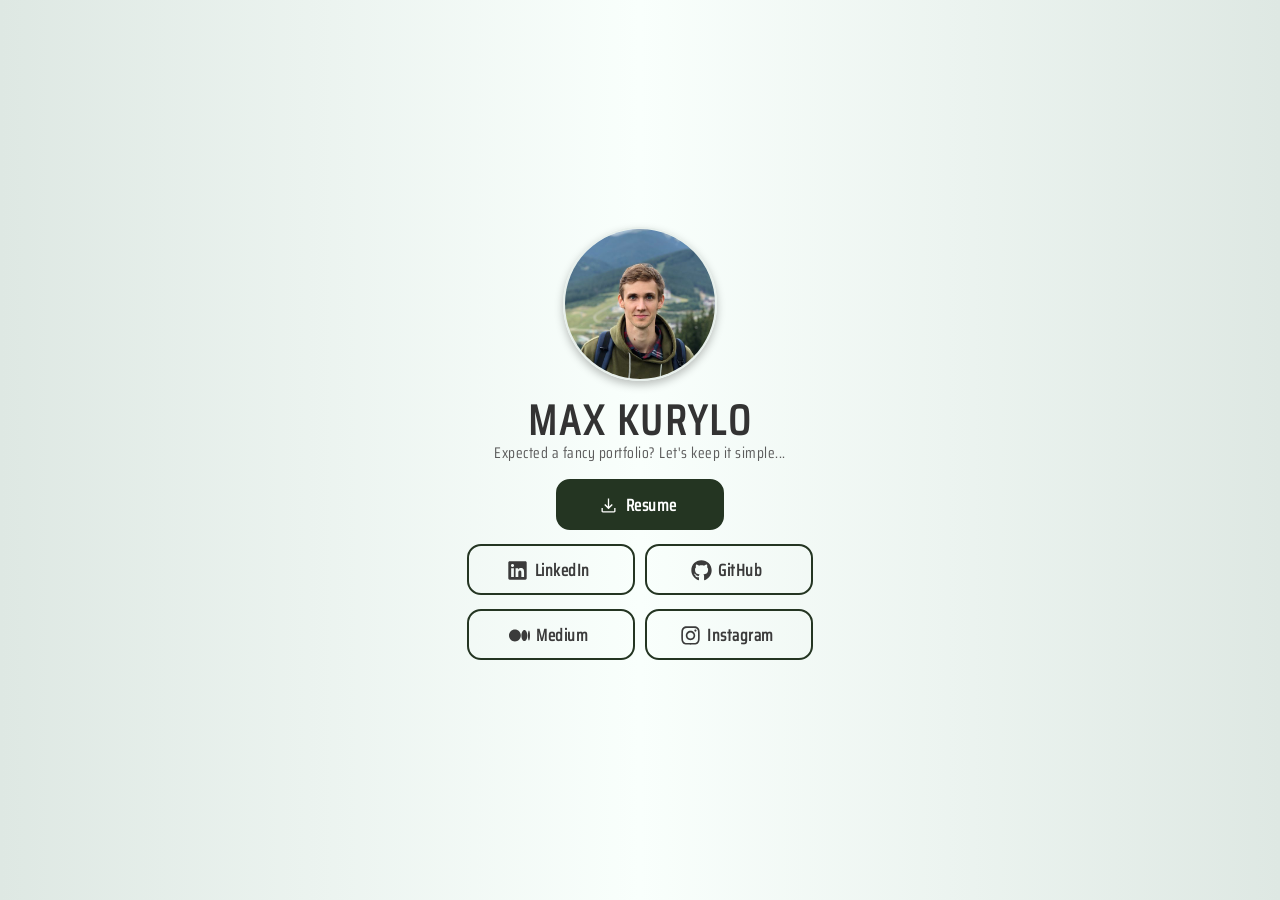
<file: index.html>
<!doctype html>
<html lang="en">
<head>
  <meta charset="utf-8">

  <meta name="viewport" content="width=device-width, initial-scale=1">

  <meta name="theme-color" media="(prefers-color-scheme: light)" content="#f9fffc">
  <meta name="theme-color" media="(prefers-color-scheme: dark)" content="#202e1d">

  <title>Max Kurylo - Software Engineer</title>
  <meta name="author" content="Maksym Kurylo" />
  <meta name="description" content="Hi! My name is Maksym Kurylo. Also you might know me as Max Kurylo. It is my personal website with resume and links to LinkedIn, GitHub and social networks." />
  <meta name="keywords" content="Max Kurylo, Maksym Kurylo, Resume">

  <link rel="shortcut icon" type="image/ico" href="./favicon.ico">

  <!-- Make Telegram update preview if changes -->
  <meta prefix="og: http://ogp.me/ns#" />

  <!-- Facebook Meta Tags -->
  <meta property="og:url" content="https://maxkurylo.com">
  <meta property="og:type" content="website">
  <meta property="og:title" content="Max Kurylo">
  <meta property="og:description" content="Hi! My name is Maksym Kurylo. Also you might know me as Max Kurylo. It is my personal website with resume and links to LinkedIn, GitHub and social networks.">
  <meta property="og:image" content="https://maxkurylo.com/me_1200x630.jpeg" />

  <!-- Twitter Meta Tags -->
  <meta name="twitter:card" content="summary_large_image">
  <meta property="twitter:domain" content="maxkurylo.com">
  <meta property="twitter:url" content="https://maxkurylo.com">
  <meta name="twitter:title" content="Max Kurylo">
  <meta name="twitter:description" content="Hi! My name is Maksym Kurylo. Also you might know me as Max Kurylo. It is my personal website with resume and links to LinkedIn, GitHub and social networks.">
  <meta name="twitter:image" content="https://maxkurylo.com/me_1200x630.jpeg" />

  <!-- LinkedIn -->
  <meta name="publish_date" property="og:publish_date" content="2022-10-04T00:00:00-0600">

  <link rel="preload" href="/fonts/saira-condensed-v11.woff2" as="font" type="font/woff2" crossorigin>
  <link rel="stylesheet" href="/styles/styles.css">
</head>
<body>

<div class="text-center">
  <div>
    <img class="photo" src="/img/me_512x512.jpeg" alt="Maksym Kurylo">
    <h1 class="name">Max Kurylo</h1>
    <p class="description mb-3">Expected a fancy portfolio? Let's keep it simple...</p>
  </div>

  <div>
    <a class="button accent mb-3 mx-1" href="/resume/Maksym_Kurylo_Resume.pdf" target="_blank">
      <svg class="icon"><use href="#resumeIcon" /></svg>
      Resume
    </a>
  </div>

  <div>
    <a class="button mb-3 mx-1" href="https://www.linkedin.com/in/maxkurylo" target="_blank" rel="noopener noreferrer">
      <svg class="icon"><use href="#linkedinIcon" /></svg>
      LinkedIn
    </a>
    <a class="button mb-3 mx-1" href="https://github.com/maxkurylo" target="_blank" rel="noopener noreferrer">
      <svg class="icon"><use href="#githubIcon" /></svg>
      GitHub
    </a>
  </div>

  <div>
    <a class="button mb-3 mx-1" href="https://medium.com/@max_kurylo" target="_blank" rel="noopener noreferrer">
      <svg class="icon"><use href="#mediumIcon" /></svg>
      Medium
    </a>
    <a class="button mb-3 mx-1" href="https://www.instagram.com/maxkurylo" target="_blank" rel="noopener noreferrer">
      <svg class="icon"><use href="#instagramIcon"/></svg>
      Instagram
    </a>
  </div>

</div>


<!-- SVG icons-->
<svg style="display: none">
  <defs id="symbols">
    <symbol id="resumeIcon" viewBox="0 0 48 48">
      <path d="M11 40q-1.2 0-2.1-.9Q8 38.2 8 37v-7.15h3V37h26v-7.15h3V37q0 1.2-.9 2.1-.9.9-2.1.9Zm13-7.65-9.65-9.65 2.15-2.15 6 6V8h3v18.55l6-6 2.15 2.15Z"></path>
    </symbol>
    <symbol id="linkedinIcon" viewBox="0 0 448 512">
      <path d="M416 32H31.9C14.3 32 0 46.5 0 64.3v383.4C0 465.5 14.3 480 31.9 480H416c17.6 0 32-14.5 32-32.3V64.3c0-17.8-14.4-32.3-32-32.3zM135.4 416H69V202.2h66.5V416zm-33.2-243c-21.3 0-38.5-17.3-38.5-38.5S80.9 96 102.2 96c21.2 0 38.5 17.3 38.5 38.5 0 21.3-17.2 38.5-38.5 38.5zm282.1 243h-66.4V312c0-24.8-.5-56.7-34.5-56.7-34.6 0-39.9 27-39.9 54.9V416h-66.4V202.2h63.7v29.2h.9c8.9-16.8 30.6-34.5 62.9-34.5 67.2 0 79.7 44.3 79.7 101.9V416z"/>
    </symbol>

    <symbol id="githubIcon" viewBox="0 0 496 512">
      <path d="M165.9 397.4c0 2-2.3 3.6-5.2 3.6-3.3.3-5.6-1.3-5.6-3.6 0-2 2.3-3.6 5.2-3.6 3-.3 5.6 1.3 5.6 3.6zm-31.1-4.5c-.7 2 1.3 4.3 4.3 4.9 2.6 1 5.6 0 6.2-2s-1.3-4.3-4.3-5.2c-2.6-.7-5.5.3-6.2 2.3zm44.2-1.7c-2.9.7-4.9 2.6-4.6 4.9.3 2 2.9 3.3 5.9 2.6 2.9-.7 4.9-2.6 4.6-4.6-.3-1.9-3-3.2-5.9-2.9zM244.8 8C106.1 8 0 113.3 0 252c0 110.9 69.8 205.8 169.5 239.2 12.8 2.3 17.3-5.6 17.3-12.1 0-6.2-.3-40.4-.3-61.4 0 0-70 15-84.7-29.8 0 0-11.4-29.1-27.8-36.6 0 0-22.9-15.7 1.6-15.4 0 0 24.9 2 38.6 25.8 21.9 38.6 58.6 27.5 72.9 20.9 2.3-16 8.8-27.1 16-33.7-55.9-6.2-112.3-14.3-112.3-110.5 0-27.5 7.6-41.3 23.6-58.9-2.6-6.5-11.1-33.3 2.6-67.9 20.9-6.5 69 27 69 27 20-5.6 41.5-8.5 62.8-8.5s42.8 2.9 62.8 8.5c0 0 48.1-33.6 69-27 13.7 34.7 5.2 61.4 2.6 67.9 16 17.7 25.8 31.5 25.8 58.9 0 96.5-58.9 104.2-114.8 110.5 9.2 7.9 17 22.9 17 46.4 0 33.7-.3 75.4-.3 83.6 0 6.5 4.6 14.4 17.3 12.1C428.2 457.8 496 362.9 496 252 496 113.3 383.5 8 244.8 8zM97.2 352.9c-1.3 1-1 3.3.7 5.2 1.6 1.6 3.9 2.3 5.2 1 1.3-1 1-3.3-.7-5.2-1.6-1.6-3.9-2.3-5.2-1zm-10.8-8.1c-.7 1.3.3 2.9 2.3 3.9 1.6 1 3.6.7 4.3-.7.7-1.3-.3-2.9-2.3-3.9-2-.6-3.6-.3-4.3.7zm32.4 35.6c-1.6 1.3-1 4.3 1.3 6.2 2.3 2.3 5.2 2.6 6.5 1 1.3-1.3.7-4.3-1.3-6.2-2.2-2.3-5.2-2.6-6.5-1zm-11.4-14.7c-1.6 1-1.6 3.6 0 5.9 1.6 2.3 4.3 3.3 5.6 2.3 1.6-1.3 1.6-3.9 0-6.2-1.4-2.3-4-3.3-5.6-2z"/>
    </symbol>

    <symbol id="mediumIcon" viewBox="0 0 640 512">
      <path d="M180.5,74.262C80.813,74.262,0,155.633,0,256S80.819,437.738,180.5,437.738,361,356.373,361,256,280.191,74.262,180.5,74.262Zm288.25,10.646c-49.845,0-90.245,76.619-90.245,171.095s40.406,171.1,90.251,171.1,90.251-76.619,90.251-171.1H559C559,161.5,518.6,84.908,468.752,84.908Zm139.506,17.821c-17.526,0-31.735,68.628-31.735,153.274s14.2,153.274,31.735,153.274S640,340.631,640,256C640,171.351,625.785,102.729,608.258,102.729Z"/>
    </symbol>

    <symbol id="instagramIcon" viewBox="0 0 448 512">
      <path d="M224.1 141c-63.6 0-114.9 51.3-114.9 114.9s51.3 114.9 114.9 114.9S339 319.5 339 255.9 287.7 141 224.1 141zm0 189.6c-41.1 0-74.7-33.5-74.7-74.7s33.5-74.7 74.7-74.7 74.7 33.5 74.7 74.7-33.6 74.7-74.7 74.7zm146.4-194.3c0 14.9-12 26.8-26.8 26.8-14.9 0-26.8-12-26.8-26.8s12-26.8 26.8-26.8 26.8 12 26.8 26.8zm76.1 27.2c-1.7-35.9-9.9-67.7-36.2-93.9-26.2-26.2-58-34.4-93.9-36.2-37-2.1-147.9-2.1-184.9 0-35.8 1.7-67.6 9.9-93.9 36.1s-34.4 58-36.2 93.9c-2.1 37-2.1 147.9 0 184.9 1.7 35.9 9.9 67.7 36.2 93.9s58 34.4 93.9 36.2c37 2.1 147.9 2.1 184.9 0 35.9-1.7 67.7-9.9 93.9-36.2 26.2-26.2 34.4-58 36.2-93.9 2.1-37 2.1-147.8 0-184.8zM398.8 388c-7.8 19.6-22.9 34.7-42.6 42.6-29.5 11.7-99.5 9-132.1 9s-102.7 2.6-132.1-9c-19.6-7.8-34.7-22.9-42.6-42.6-11.7-29.5-9-99.5-9-132.1s-2.6-102.7 9-132.1c7.8-19.6 22.9-34.7 42.6-42.6 29.5-11.7 99.5-9 132.1-9s102.7-2.6 132.1 9c19.6 7.8 34.7 22.9 42.6 42.6 11.7 29.5 9 99.5 9 132.1s2.7 102.7-9 132.1z"/>
    </symbol>
  </defs>
</svg>

</body>
</html>
</file>
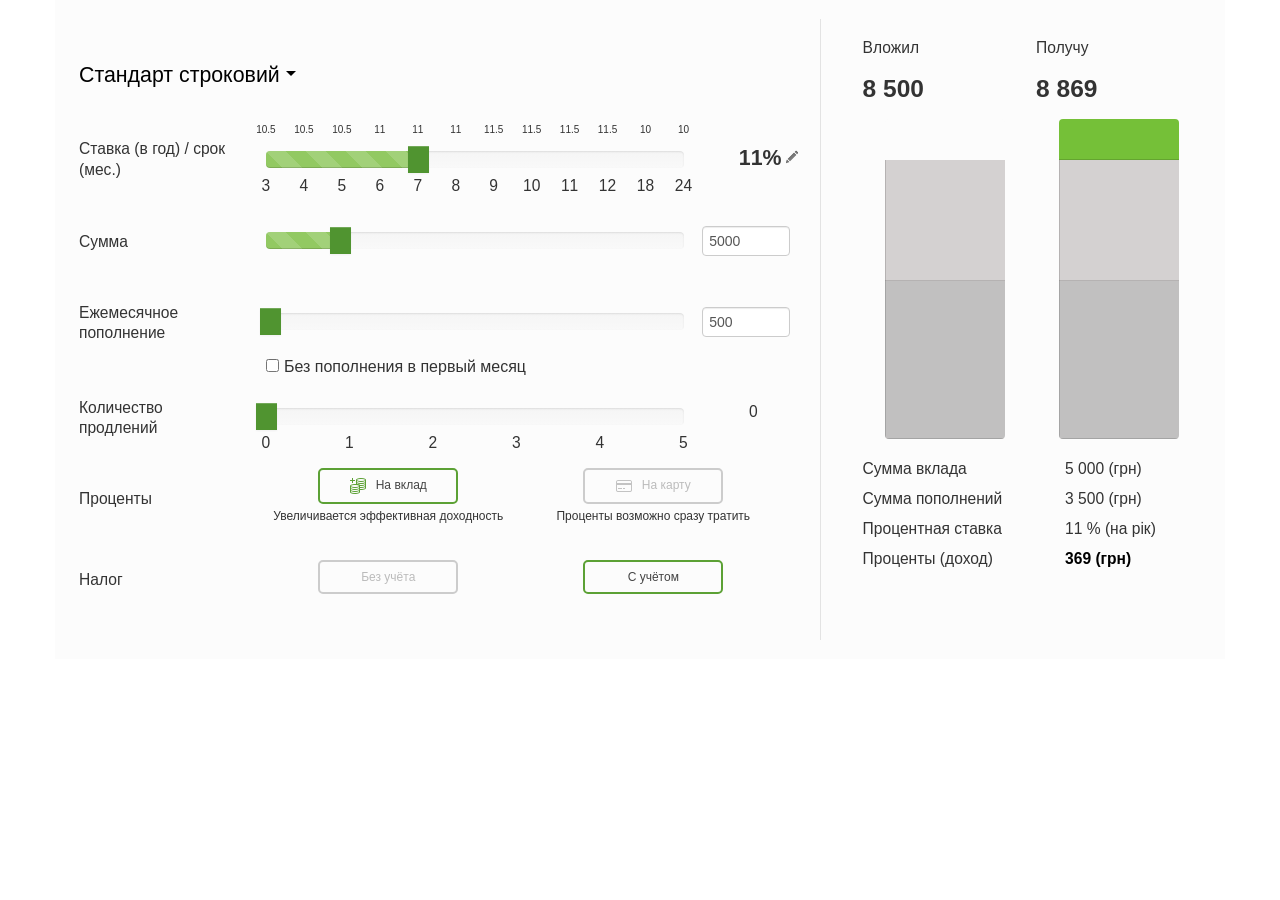
<file: percent-calculator/index.html>
<!DOCTYPE html>
<!-- saved from url=(0080)https://deposits.privatbank.ua/static/app/calc.htm?from=null&locale=RU&csid=null -->
<html lang="ru">

<head>
    <meta http-equiv="Content-Type" content="text/html; charset=UTF-8">

    <meta name="viewport" content="width=device-width, initial-scale=1.0">
    <meta name="description" content="">
    <meta name="author" content="Maxim Sokhatsky">
    <title>Депозитный Калькулятор</title>

    <link href="./css" rel="stylesheet" type="text/css">
    <link rel="stylesheet" href="./bootstrap.min.css" type="text/css">
    <link rel="stylesheet" href="./bootstrap-slider.css">
    <link rel="stylesheet" href="./forms.css">
    <link rel="stylesheet" href="./calendar.css">
    <link rel="stylesheet" href="./calc.css" type="text/css" media="screen, handheld">

    <script type="text/javascript" src="./jquery-1.11.2.min.js"></script>
    <script type="text/javascript" src="./bootstrap.min.js"></script>
    <script type="text/javascript" src="./bootstrap-slider.js"></script>
    <style type="text/css">
        .dropdown-deposits {
            white-space: normal;
            min-width: 430px
        }

        .dropdown-deposits>ul>li>a {
            white-space: normal
        }

        .cur-marg {
            margin-bottom: 10px
        }

        .centered-pills>ul {
            margin-bottom: 0
        }
    </style>
</head>

<body id="body">
    <div class="app" style="filter: grayscale(0%);">

        <div id="pageHeader" class="box">
            <!-- тут размещается контент который производится при помощи deposits_header:initHeader/2 -->
        </div>

        <div class="tabbable">

            <div class="tab-content">

                <div class="tab-pane active" id="s2">

                    <div class="box submenu_box" style="display: none">
                        <ul id="deposit-currency-select" class="menu submenu cur left">
                            <!-- сюда добавляется курс валют  -->
                        </ul>
                    </div>

                    <div id="calculator-module" class="calc-block">
                        <div class="row-fluid">
                            <div class="span8 calc-block">
                                <div class="row-fluid calculator-row">
                                    <div class="span12 fixed-height-parent">
                                        <div class="fixed-height-body">
                                            <div class="btn-group dropdown-deposits">
                                                <a href="#"
                                                    class="btn-large dropdown-toggle dropdown-value deposit-select-value"
                                                    data-toggle="dropdown">
                                                    <span class="caret"></span>
                                                </a>
                                                <ul class="dropdown-menu deposit-select" aria-labelledby="dLabel">
                                                    <!-- здесь доступные вклады -->
                                                </ul>
                                            </div>
                                        </div>
                                        <div class="fixed-height-helper"></div>
                                    </div>
                                </div>

                                <div class="calculator-deposit-details">
                                    <div class="row-fluid calculator-row for-slider">
                                        <div class="span3 fixed-height-parent">
                                            <div class="fixed-height-body">
                                                <span>Ставка (в год) / срок (мес.)</span>
                                            </div>
                                            <div class="fixed-height-helper"></div>
                                        </div>
                                        <div class="span7">
                                            <p class="slider-row slider-spn-row rates-row">
                                                <!-- ставки по процентам -->
                                            </p>
                                            <p class="">
                                                <!-- слайдер -->
                                                <input id="slider-term" class="slider slider-horizontal" type="text"
                                                    style="display: none;" data-value="5" value="5">
                                            </p>
                                            <p class="slider-row slider-spn-row terms-row">
                                                <!-- сроки депозитов -->
                                            </p>


                                        </div>
                                        <div class="span2 percent-rate-span centerstyle-always calculator-row">
                                            <div class="fixed-height-body">
                                                <p class="percent-rate-p">
                                                    <span id="main-rate-span" class="rate-text">11%</span>
                                                    <img id="main-rate-change" src="./edit.png">
                                                </p>
                                                <p class="percent-rate-p bonusplus-row" style="display: none;">
                                                    <a class="tooltips" tabindex="-1" href="javascript:void(0);">
                                                        <img src="./klubnichka-icon_12.png"><b id="bonusplus-rate-span"
                                                            style="font-weight:normal">0%</b>
                                                        <span class="bottom"
                                                            style="width:230px;margin-left:-145.5px;font-size:12px">0%
                                                            из 11% ежемесячно будут начисляться на Ваш счет «Бонус
                                                            Плюс»</span>
                                                    </a>
                                                </p>
                                            </div>
                                            <div class="fixed-height-helper"></div>
                                        </div>
                                    </div>

                                    <div class="row-fluid calculator-row" style="display:none">
                                        <div class="span3 fixed-height-parent">
                                            <div class="fixed-height-body">
                                                <span>Период получения</span>
                                            </div>
                                            <div class="fixed-height-helper"></div>
                                        </div>
                                        <div class="span3 centerstyle fixed-height-parent">
                                            <div class="fixed-height-body input-append">
                                                <input type="text" id="input-term" class="slider-value no-slider">
                                                <span class="add-on"><img src="./calendar.png"></span>
                                            </div>
                                            <div class="fixed-height-helper"></div>
                                        </div>
                                        <div class="span3 percent-rate-span fixed-height-parent">
                                            <div class="fixed-height-body" style="padding-left:7px">
                                                <span>Срок &nbsp;</span>
                                                <span id="days-term-span" class="rate-text">90 дней</span>
                                            </div>
                                            <div class="fixed-height-helper"></div>
                                        </div>
                                        <div class="span3 percent-rate-span fixed-height-parent">
                                            <div class="fixed-height-body centered-pills">
                                                <span>Ставка &nbsp;</span>
                                                <span id="days-rate-span" class="rate-text">16%</span>
                                            </div>
                                            <div class="fixed-height-helper"></div>
                                        </div>
                                    </div>

                                    <div class="row-fluid calculator-row for-slider">
                                        <div class="span3 fixed-height-parent">
                                            <div class="fixed-height-body">
                                                <span>Сумма</span>
                                            </div>
                                            <div class="fixed-height-helper"></div>
                                        </div>
                                        <div class="span7">
                                            <p class="slider-row slider-spn-row">&nbsp;</p>
                                            <p>
                                                <!-- слайдер -->
                                                <input id="slider-invest"
                                                    class="slider slider-horizontal calculator-slider"
                                                    style="display: none;" data-value="5000" value="5000">
                                            </p>
                                            <p class="slider-row slider-spn-row">&nbsp;</p>
                                        </div>
                                        <div class="span2 centerstyle fixed-height-parent">
                                            <div class="fixed-height-body">
                                                <input type="text" class="slider-value" id="invest_amount">
                                            </div>
                                            <div class="fixed-height-helper"></div>
                                        </div>
                                    </div>

                                    <div class="row-fluid calculator-row for-slider">
                                        <div class="span3 fixed-height-parent">
                                            <span class="fixed-height-body">Ежемесячное пополнение</span>

                                            <div class="fixed-height-helper"></div>
                                        </div>
                                        <div class="span7">
                                            <p class="slider-row slider-spn-row">&nbsp;</p>
                                            <input id="slider-refill" class="slider slider-horizontal calculator-slider"
                                                style="display: none;" data-value="500" value="500">
                                            <p class="slider-row slider-spn-row">&nbsp;</p>
                                            <div class="noFirstChargeBlock">
                                                <div><input id="noFirstCharge" type="checkbox"></div>
                                                <div class="noFirstChargeBlock-text">Без пополнения в первый месяц</div>
                                            </div>
                                        </div>
                                        <div class="span2 centerstyle fixed-height-parent">
                                            <div class="fixed-height-body">
                                                <input type="text" class="slider-value" id="monthly_refill_amount">
                                            </div>
                                            <div class="fixed-height-helper"></div>
                                        </div>
                                    </div>

                                    <div class="row-fluid calculator-row for-slider">
                                        <div class="span3 fixed-height-parent">
                                            <span class="fixed-height-body">Количество продлений</span>

                                            <div class="fixed-height-helper"></div>
                                        </div>
                                        <div class="span7">
                                            <p class="slider-row slider-spn-row">&nbsp;</p>
                                            <p>
                                                <input id="slider-longation" class="slider slider-horizontal"
                                                    type="text" style="display: none;" data-value="0" value="0">
                                            </p>
                                            <p class="slider-row slider-spn-row longation-row"></p>
                                        </div>
                                        <div class="span2 centerstyle-always value-span fixed-height-parent">
                                            <div class="fixed-height-body">
                                                <p><span id="longation-count-span">0</span></p>
                                            </div>
                                            <div class="fixed-height-helper"></div>
                                        </div>
                                    </div>

                                    <div class="row-fluid calculator-row percents-row" style="display: block;">
                                        <div class="span3 fixed-height-parent">
                                            <span class="fixed-height-body">Проценты</span>

                                            <div class="fixed-height-helper"></div>
                                        </div>
                                        <div class="span9 fixed-height-parent">
                                            <div class="fixed-height-body centered-pills">
                                                <ul class="nav nav-pills img-rounded calculator-switcher"
                                                    id="output-percents-select">
                                                    <li class="output-percents-btn active" id="is-capitalization"><a
                                                            href="https://deposits.privatbank.ua/static/app/calc.htm?from=null&amp;locale=RU&amp;csid=null#"><img
                                                                src="./dpb-icon_Capital.png">На вклад</a>
                                                        <div>Увеличивается эффективная доходность</div>
                                                    </li>
                                                    <li class="output-percents-btn" id="is-not-capitalization"><a
                                                            href="https://deposits.privatbank.ua/static/app/calc.htm?from=null&amp;locale=RU&amp;csid=null#"><img
                                                                src="./dpb-icon_Card.png">На карту</a>
                                                        <div>Проценты возможно сразу тратить</div>
                                                    </li>
                                                </ul>
                                            </div>
                                            <div class="fixed-height-helper"></div>
                                        </div>
                                    </div>
                                    <div class="row-fluid calculator-row tax-row">
                                        <div class="span3 fixed-height-parent">
                                            <span class="fixed-height-body">Налог</span>

                                            <div class="fixed-height-helper"></div>
                                        </div>
                                        <div class="span9  fixed-height-parent">
                                            <div class="fixed-height-body centered-pills">
                                                <ul class="nav nav-pills img-rounded calculator-switcher"
                                                    id="tax-select">
                                                    <li class="tax-btn" id="is-not-tax"><a
                                                            href="https://deposits.privatbank.ua/static/app/calc.htm?from=null&amp;locale=RU&amp;csid=null#">Без
                                                            учёта</a></li>
                                                    <li class="tax-btn active" id="is-tax"><a
                                                            href="https://deposits.privatbank.ua/static/app/calc.htm?from=null&amp;locale=RU&amp;csid=null#">С
                                                            учётом </a></li>
                                                </ul>
                                            </div>
                                            <div class="fixed-height-helper"></div>
                                        </div>
                                    </div>
                                </div>
                            </div>
                            <div class="span4 calc-block">
                                <div class="results">
                                    <div class="span6 centerstyle">
                                        <span>Вложил</span>

                                        <h3 class="span-invest-amount">8 500</h3>

                                        <div id="column1" class="progress vertical calculator-column"
                                            style="width:120px; height: 320px;">
                                            <div class="bar bar-monthly-percents bar-hidden" style="height: 13.5975%;"
                                                data-original-title=""></div>
                                            <div class="bar bar-monthly-percents-bonusplus bar-hidden"
                                                style="height: 0%;" data-original-title=""></div>
                                            <div class="bar bar-monthly-refill-amount" style="height: 37.3422%;"
                                                data-original-title=""></div>
                                            <div class="bar bar-main-amount" data-toggle="tooltip"
                                                style="height: 49.0603%;" data-original-title=""></div>
                                        </div>
                                    </div>
                                    <div class="span6 centerstyle">
                                        <span>Получу</span>

                                        <h3 class="span-final-amount">8 961</h3>

                                        <div id="column2" class="progress vertical calculator-column center"
                                            style="width:120px; height: 320px;">
                                            <div class="bar bar-monthly-percents" style="height: 13.5975%;"
                                                data-original-title=""></div>
                                            <div class="bar bar-monthly-percents-bonusplus" style="height: 0%;"
                                                data-original-title=""></div>
                                            <div class="bar bar-monthly-refill-amount" style="height: 37.3422%;"
                                                data-original-title=""></div>
                                            <div class="bar bar-main-amount" style="height: 49.0603%;"
                                                data-original-title=""></div>
                                        </div>
                                    </div>
                                </div>

                                <div class="row-fluid">
                                    <div class="span7">
                                        <span>Сумма вклада</span>
                                    </div>
                                    <div class="span5 rightstyle">
                                        <span class="span-amt-full">5 000 (грн)</span>
                                    </div>
                                </div>
                                <div class="row-fluid">
                                    <div class="span7">
                                        <span>Сумма пополнений</span>
                                    </div>
                                    <div class="span5 rightstyle">
                                        <span class="span-charge-full">3 500 (грн)</span>
                                    </div>
                                </div>
                                <div class="row-fluid">
                                    <div class="span7">
                                        <span>Процентная ставка</span>
                                    </div>
                                    <div class="span5 rightstyle">
                                        <span class="span-percents-rate">11 % (в год)</span>
                                    </div>
                                </div>
                                <div class="row-fluid">
                                    <div class="span7">
                                        <span>Проценты (доход)</span>
                                    </div>
                                    <div class="span5 rightstyle">
                                        <span class="span-percents-full">461 (грн)</span>
                                    </div>
                                </div>

                                <div class="bonusplus-row" style="display: none;">
                                    <div class="row-fluid">
                                        <div class="span7">
                                            <span>В том числе проценты на счет "<a href="http://bonus.privatbank.ua/"
                                                    style="color:#0088CC;" target="_blank">Бонус плюс</a>"</span>
                                        </div>
                                        <div class="span5 rightstyle">
                                            <span class="span-percents-bonusplus">0</span>
                                        </div>
                                    </div>
                                </div>
                            </div>
                        </div>
                    </div>
                </div>
            </div>
            <!-- /.tabbable -->
        </div>

        <br>

        <!-- /container -->

        <script>
            var transition = { pid: '', port: window.location.port };
        </script>

        <script src="./bert.js"></script>
        <script src="./client.js"></script>
        <script src="./nitrogen.js"></script>
        <script src="./bullet.js"></script>
        <script src="./utf8.js"></script>
        <script src="./template.js"></script>
        <script src="./n2o.js"></script>
        <script src="./calendar.js"></script>

        <script src="./programs.js"></script>
        <script src="./settings.js"></script>

        <script src="./postmessage(1).js"></script>
        <script src="./Frame.js"></script>
        <script src="./main-calculator.min.js"></script>
        <script src="./validation.js"></script>
        <script src="./calc.js"></script>
        <script>
            initTopMenu();
        </script>

        <!-- Modal window -->
        <div id="modal_form">
            <div id="modalText" style="text-align:left; padding:10px 15px">

            </div>
            <div id="modalSectionBtns" class="buttons">
                <a id="modalButton" href="javascript:void(0);" class="button sgreen"
                    style="padding: 8px 20px;cursor: pointer;" onclick="closeModalWindow();">Ok</a>
            </div>
        </div>
        <div id="overlay" class="overlay"></div>
        <!-- end of Modal window -->

    </div>

</body>

</html>
</file>
<file: styles/styles.css>
@font-face {
    font-family: 'Saira Condensed';
    font-style: normal;
    font-weight: 400;
    src: url(/fonts/saira-condensed-v11.woff2) format('woff2');
    unicode-range: U+0000-00FF, U+0131, U+0152-0153, U+02BB-02BC, U+02C6, U+02DA, U+02DC, U+2000-206F, U+2074, U+20AC, U+2122, U+2191, U+2193, U+2212, U+2215, U+FEFF, U+FFFD;
}

:root {
    --text-color: #333;
    --sub-text-color: #5c5c5c;

    --btn-text-color: #3B3B3B;
    --btn-color: #243522;
    --btn-active-text-color: #fff;

    --body-color-one: #dee8e3;
    --body-color-two: #f9fffc;
    --body-color-three: #dee8e3;
}


@media (prefers-color-scheme: dark) {
    :root {
        --text-color: #e7efeb;
        --sub-text-color: #d2d2d2;

        --btn-text-color: #e7efeb;
        --btn-color: #e7efeb;
        --btn-active-text-color: #111;

        --body-color-one: #1b2719;
        --body-color-two: #243522;
        --body-color-three: #1b2719;
    }
}

html {
    font-size: 14px;
    height: -webkit-fill-available;
}


body {
    background-color: var(--body-color-two);
    background: linear-gradient(to right, var(--body-color-one), var(--body-color-two), var(--body-color-three));
    font-family: "Saira Condensed", sans-serif;
    color: var(--text-color);
    display: flex;
    align-items: center;
    justify-content: center;
    min-height: 100vh;
    /* mobile viewport bug fix */
    min-height: -webkit-fill-available;
}


.photo {
    height: 150px;
    width: 150px;
    border-radius: 50%;
    border: 2px solid #e7efeb;
    box-shadow: rgba(0, 0, 0, 0.25) 0 4px 8px;
}

.name {
    margin-top: .9rem;
    margin-bottom: 0;
    font-size: 3rem;
    line-height: 3rem;
    text-transform: uppercase;
    letter-spacing: 3px;
}

.description {
    margin-top: 0;
    color: var(--sub-text-color);
    letter-spacing: .5px;
    font-size: 1.1rem;
}


/* Button styles */
.button {
    appearance: none;
    background-color: transparent;
    border: 2px solid var(--btn-color);
    border-radius: 1rem;
    box-sizing: border-box;
    color: var(--btn-text-color);
    cursor: pointer;
    display: inline-block;
    font-size: 1.2rem;
    font-weight: 600;
    margin: 0;
    min-height: 3rem;
    min-width: 0;
    padding: 1rem;
    text-align: center;
    text-decoration: none;
    transition: box-shadow .2s ease-in;
    user-select: none;
    -webkit-user-select: none;
    touch-action: manipulation;
    width: 12rem;
    will-change: transform;
    line-height: 1;
    letter-spacing: .5px;
}

.button:hover,
.button:active {
    color: var(--btn-text-color);
    box-shadow: rgba(0, 0, 0, 0.25) 0 8px 15px;
    text-decoration: none;
}

.button:focus {
    color: var(--btn-text-color);
    box-shadow: rgba(0, 0, 0, 0.25) 0 8px 15px;
    text-decoration: none;
}

.button.accent {
    color: var(--btn-active-text-color);
    background-color: var(--btn-color);
}

.button.accent:hover,
.button.accent:focus {
    color: var(--btn-active-text-color);
}

.icon {
    height: 1.5rem;
    width: 1.5rem;
    margin-bottom: -5px;
    margin-right: 3px;
    margin-left: -5px;
    fill: var(--btn-text-color);
}

.button.accent .icon {
    fill: var(--btn-active-text-color);
}


/* Technical classes */

.text-center { text-align: center; }
.mx-1 {
    margin-right: .25rem;
    margin-left: .25rem;
}
.mb-3 { margin-bottom: 1rem; }
</file>
<file: percent-calculator/forms.css>
*{box-sizing:border-box}
.results{display: flex; justify-content: center;}
body{font-smooth:always;-webkit-font-smoothing: antialiased;color:#333;margin:0;font-size:13px;line-height:20px;font-family:"Helvetica Neue",Helvetica,Arial,"Open Sans",sans-serif;text-rendering:optimizelegibility}
a{text-decoration:none}
a:link,a:visited{color:#08c}
.caption a:link,.caption a:visited{color:#458a2f}
a:hover{color:#005580;text-decoration:underline}
.promo{color:#ff0000; margin:10px 0; font-size:10pt; font-family:Arial; font-weight:bold;}
.may{background:none repeat scroll 0 0 rgb(233, 79, 53);text-align:left;border-radius: 6px 0 0 6px;padding-left:10px;padding-top:3px;height:40px}
.may-btn{color:#fff !important;text-decoration:none !important;outline:none}
a.call_me:hover{text-decoration:none; color:#555}
a.call_me{text-decoration:underline; color:#333}
.hr { background:#e1e1e1 none repeat scroll 0 0;height:1px;margin: 10px 0 }
.grayScale {filter:grayscale(100%);-webkit-filter:grayscale(100%);-moz-filter:grayscale(100%)}

#app_2 {padding-bottom:100px}

.logo{margin:20px 0}
#depositOptions, #deposit{padding:0 10px 10px}
.warnings{color:red;display:none}
#front_header_box{padding: 15px 5px 5px 5px; display: none;}
#front_header_box.on{display: block;}
#front_header{height: 80px;}
.front_header_client_img {width: 80px; height: 80px; margin-right: 5px; border-radius: 5px;}
/*padding-bottom:50px - убрано про просьбе Огнивца для уменьшения отступа на абанке*/
.app{margin:0 auto;min-width:450px;max-width:1170px;position:relative;}
.pad10{padding:10px}
.pad0{padding:0}
.box{width:100%;position:relative}
.box:after,.form:after,.errorMSG:after{content:"";display:block;clear:both}
.gray{background-image:url("/static/app/img/wall.png")}
.gray .instructions{background-image:url("/static/app/img/wall.png"); font-size:18px; font-weight: normal; font-family: Arial}
.detailBox {width:130px;min-height:107px;text-align:center;cursor:pointer;position:relative;}
.detailBox img{height:57px}
.detailBox a{text-decoration:none;color:#559731;font-size:14px;outline:0}
.detailForm>div{margin:8px 0 22px 0}
.photo_block{padding: 35px 20px 0px 20px}
.search_client{text-align:left;font-size:14px;padding:10px 15px;line-height:20px}
.select_box{height:200px; width:150px;margin-top:20px; margin-left: 10px; float:left}
.select_child{height:25%; width:100%; float:left; text-align:center;border-left: 1px solid #c0d3c5; border-top: 1px solid #c0d3c5; border-right: 1px solid #c0d3c5;}
.select_child.inactive{ background-color:#e9f5c9;color: #559731;font-weight:normal;font-size:12px;}
.select_child.active{background-color:white; color: #333;border-style:groove; border-color:#c0d3c5; border-radius: 1px; font-weight:normal; font-size: 12px}
.select_child.bottom{ border-bottom: 1px solid #c0d3c5; }
.select_card{padding: 12% 5% 10% 5%; border-radius: 5px 5px 0 0}
.select_inn{padding: 12% 5% 10% 5%;}
.select_phone{padding: 11% 5% 11% 5%;}
.select_pasport{padding: 10% 5% 12% 5%; border-radius: 0 0 5px 5px}
.input_box{margin:15px 10px 10px 149px; height:180px; width:395px; border:0 solid #c0d3c5; padding: 75px 0; color: #666}
.input_block{color:#666}
.input_card_block{padding: 10px 2px 2px 2px}
.input_inn_block{margin: 0 0 0 45px}
.input_phone_block{padding: 0 5px 0 17px}
.input_pasport_block{padding: 0 5px 5px 20px}
.validation_block{padding: 10px 5px; text-align:center}
.validation_radio{padding: 10px 5px; color:#555; font-weight: 600; font-size: 11px}


.select_list {list-style:none;margin:0;padding:0}
.select_list > li {border:1px solid rgb(221,221,221);border-bottom:none}
.select_list > li:last-child {border-bottom:1px solid rgb(221,221,221)}
.select_list > li > a {display:block;padding:8px;color:#559731;font-size:14px;line-height:20px;text-align:center;text-decoration:none}
.select_list > li > a:hover {background:#eee}
.select_list > li.active > a {background:#fff;color:#333;cursor:default}
/* for third person & mb others */
.select_list.workDesk > li {border:none}

.findClient {height:150px;display:table;padding:5px;width:100%}
.findClient > .by {display:none;vertical-align:middle;text-align:center}
.findClient > .by .header {font-size:14px}
.findClient > .by.active {display:table-cell}


input::-webkit-inner-spin-button, input::-webkit-outer-spin-button { -webkit-appearance:none }
input[type=number] { -moz-appearance:textfield }

.h2{color:#559731;font-size:2em;margin:0 0 .769em;font-weight: normal}
.h3{color:#559731;font-size:1.385em;line-height:1.333em;margin: 0 0 .556em}
.h4{font-size:1.077em;margin:10px 0}
.h3.photo{color:#555; font-weight: 600; font-size: 12px}
 h3.myCurSum{margin:30px 0 3px;font-size:14px; color:#333}

/*ALERTS*/
.alert{opacity:0.9;padding:15px;margin-bottom:20px;border:1px solid transparent;border-radius:4px}
.alert-danger{color:#fff;background-color:#f04124;border-color:#de2d0f;}
.alert-warning{color:#9F6000;background-color:#FEEFB3;}


/*TEXT*/
.plus{display:inline-block;padding:4px 2px !important}
.large{font-size:19px}
.rate .large{font-weight:700}
.rate .small{font-size:13px;margin-top:8px}
.rate .strawberry{font-size:10px;font-weight:normal;}
.rate .img{vertical-align:middle;}
.label_card{color:#333; font-weight:normal; font-size: 12px; float:left; margin: 0 8px 0 46px}
.label_inn{color:#333; font-weight:normal; font-size: 12px; float:left; margin: 0 8px 0 46px}
.label_phone{color:#333; font-weight:normal; font-size: 12px;  float:left; margin: 0 8px 0 16px}
.label_pasport{color:#333; font-weight:normal; font-size: 12px; float:left; margin: 0 8px 0 26px}
.otp_block{padding: 15px 65px;}
.otp_description{width: 200px; float:left; color:#555; font-weight: 600; font-size: 12px}
.otp_form{width:200px; float:right}
.sms_block{font-weight: 700; font-size: 14px; color: #51a351; padding-left: 55px; padding-top: 2px;}
.password_block{padding-left: 65px;  padding-top: 20px;}
.call_block{border: 10px 0px; padding-left: 47px; padding-top: 30px; color:#555; font-weight: 600; font-size: 14px}
.underline{text-decoration: underline;}

.under_lobby{font-size:14px;text-decoration:underline}
.under_lobby.print{display:table-cell;vertical-align:middle;padding-left:5px}
.under_lobby a{color:rgb(51, 51, 51) !important}

.hidden{display:none !important}

.indent-link {display:inline-block;padding-left:.846em}
.indent-link2 {display:inline-block; margin: 1em 0.5em 0 0;}
.indent-link2.openPresentation {display: none;}

.sprite{position:relative}
.sprite:before{content:"";position:absolute;top:50%;left:0}
.placeholder{font-style:italic;opacity:0.5}

/* MENU */
.menu{list-style:none;margin:0;padding:0}
.menu__item{float:left}
.menu__item.active{padding:.615em 1.077em}
.menu__item.right{float:right}
.menu__link{display:block;padding:.615em 1.077em}
.menu__link:hover{text-decoration:none}

.top-menu__item{text-align:center}
.top-menu__link:link,.top-menu__link:visited{color:#75af26;outline:none;font-weight:bold}
.top-menu__link.active{border-radius:4px 4px 0 0;border-bottom:2px solid #71b03e;color:#333}

.submenu_box{background:#f0f0f0;border-bottom:1px solid #ddd}

.submenu{padding:.154em;display:inline-block}
.submenu.cur{background:#fff;padding:.154em;display:inline-block;margin: 7px 0 7px 5px;border-radius:11px}
.submenu.left{float:left}
.submenu.right{float:right}
.submenu__cur{font-weight:bold}
.submenu__cur.active{color:#fff;background:#71b03e;padding:1px 13px;border-radius:11px}
.submenu__cur .submenu__link{padding:1px 13px;border-radius:11px}
.submenu__cur.active .submenu__link{cursor:default;padding:0}
.submenu__cur.active .submenu__link:link, .submenu__cur.active .submenu__link:visited{color:#fff}
.submenu__cur.active .submenu__link:hover{background:none}
.submenu__item{color:#000;margin-right:.308em}
.submenu__item.active{border-radius:5px;background:#e6f5bf}
.submenu__item.active .submenu__link:hover{background:none}
.submenu__link{border-radius:5px;outline:none}
.submenu__link:link,.submenu__link:visited{color:#71b03e; text-decoration: none;}
.submenu__item.active .submenu__link{cursor:default;padding:0}
.submenu__item.active .submenu__link:link,
.submenu__item.active .submenu__link:visited{color:#000}
.submenu__link:hover{background:#eee;color:#000}
.submenu__link.info{padding:5px; line-height: 26px; text-decoration: underline;}
.submenu__link.info > img{vertical-align:middle; margin:0 5px;}
.submenu__link.info:hover{background:transparent;color:#777}

.mainMenu {
    display: flex;
    margin: 16px 0;
    padding: 0;
    line-height: 1.5;
    list-style: none;
}
.mainMenu-item {
    color: rgba(0, 0, 0, 0.54);
    flex-basis:100px;
    flex-grow:1;
    height:100px;
    background-color: #ffffff;
    box-shadow: 0 2px 4px 0 rgba(0, 0, 0, 0.12), 0 0 4px 0 rgba(0, 0, 0, 0.12);
    margin-right:8px;
    border-bottom: 3px solid transparent; /* для того чтобы не прыгало */
}
.active-mainMenu-item-deposits      #deposits.mainMenu-item,
.active-mainMenu-item-calc          #calc.mainMenu-item,
.active-mainMenu-item-guarantees    #guarantees.mainMenu-item,
.active-mainMenu-item-capabilities  #capabilities.mainMenu-item,
.active-mainMenu-item-questions     #questions.mainMenu-item,
.mainMenu-item.active, .mainMenu-item:hover {
    cursor:pointer;
    color: rgba(0, 0, 0, 0.87);
    border-bottom: 3px solid #8cc34b;
    box-shadow: 0 6px 6px 0 rgba(0, 0, 0, 0.12), 0 0 6px 0 rgba(0, 0, 0, 0.12);
}
.mainMenu-item:last-child {
    margin-right:0;
}
.mainMenu-item > .itemContent {
    height:100%;
    display:flex;
    flex-direction: column;
    justify-content: center;
    align-items:center;
    outline:none;
    text-decoration:none;
    color: inherit;
}
.mainMenu-item > .itemContent h3 {margin: 0; padding: 0; font-size: 1.17em; line-height: 1.5;}

.mainMenu-item .ic { height: 36px; }
.mainMenu-item .ic svg path.svgIconFill { fill: rgba(0,0,0,0.38); }
.active-mainMenu-item-deposits      #deposits.mainMenu-item     .ic svg path.svgIconFill,
.active-mainMenu-item-calc          #calc.mainMenu-item         .ic svg path.svgIconFill,
.active-mainMenu-item-guarantees    #guarantees.mainMenu-item   .ic svg path.svgIconFill,
.active-mainMenu-item-capabilities  #capabilities.mainMenu-item .ic svg path.svgIconFill,
.active-mainMenu-item-questions     #questions.mainMenu-item    .ic svg path.svgIconFill,
.mainMenu-item.active .ic svg path.svgIconFill, .mainMenu-item:hover .ic svg path.svgIconFill { fill: #8cc34b; }

.corCurr{font-weight:600}

.christmas_tree {position: relative;}
.christmas_tree > img{position: absolute; bottom: 5px; right: 10px; height: 70px;}
#lobbyNav + .christmas_tree > img{bottom: -33px;}

/*Under menu*/
.section{background-color:#fcfcfc}
.section .column,.section .column2,.section .column6{float:none;display:table-cell;vertical-align:middle;text-align:center}

.contribution{padding:0 .769em .769em .538em}
.contribution p{margin-top:.231em;padding-left:1em}
.contribution ul{margin:.385em 0 0;padding-left:1.923em}

/*FORMS*/
.steps{font-size:16px;line-height:33px;margin:-10px -10px -2px;padding:5px 10px;text-align:right;font-weight:bold;background: #f0f0f0;}
.field{float:left;width:58.3%;text-align:left;padding:1px 1px 1px 6px;}
.field.sub{width:45%}
.field.print{width:70%}
.field.highlight{position: relative; width: calc(60.66% + 6% + 10px); margin-right: -10px; background: #f8e3c1; font-weight: bold;}
.field.highlight.sub{width: calc(45% + 6% + 10px);}
.field.highlight:before, .field.highlight:after{content: ''; display: block; position: absolute; width: 100%; height: 5px; left: 0; background: inherit;}
.field.highlight:before{bottom: 100%;}  /* Немного расширил фон вверх и вниз */
.field.highlight:after{top: 100%;}      /* Простите, что таким тупезным способом. Но уже домой хочется, а оно не получается нормально. */
.field.highlight + .tool{display: none;}
.field.money > input{width:100px}
.comment{clear:both;background-color:#dbeef3;border:1px solid #2799e5;border-radius:0.5em;font-size:13pt;margin:0 19px 19px 19px;padding: 8px 14px;}
.tool{float:right;width:6%;text-align:center;padding:0;margin:5px 0 0 0}
.tool.depcase{padding:0;margin:0;position:absolute;right:2px;top:2px;width:15px}
.label{width:33.33%;float:left;padding:0 5px 0 10px;text-align:right}
.label.input{padding:6px 10px}
.label.sub{color:#8E8B86;width:49%}
.label.print{width:22%}
.label.subB{color:#333;width:49%}
.label.subB a {color:#333;text-decoration:underline}
.label.large{padding-top:3px}
.label.pass{padding-top:4px; width:48%;}
.label.agree{padding:0 10px 0 4px}
.form{min-width:100%;background-color:#fcfcfc;display:inline-block;padding:10px;box-shadow: 0 0 6px 0 rgba(0,0,0,0.4);position:relative;z-index:1;}
.form .box{padding:10px 0 0}
.caption{text-align:center}
.caption .small{font-size:1.077em;margin:-10px 0 10px;font-weight:400}
.caption.details{font-size:24px;margin-top:0;line-height:1.1}
.caption_final{font-size:17.5px;line-height:1.35em;margin-top:12px}
.arrow {position: relative;z-index:2; height: 17px; overflow: hidden;}
.arrow:after {content: ''; position: absolute; display: block; width: 22px; height: 22px; background: #f0f0f0; bottom: -12px;
    -webkit-transform: rotate(45deg); -moz-transform: rotate(45deg); -o-transform: rotate(45deg); transform: rotate(45deg);
    box-shadow: 0 0 6px 0 rgba(0,0,0,0.4);}
.arrow_1:after {margin-left:15%}
.arrow_2:after {margin-left:48%}
.arrow_3:after {margin-left:81.5%}
.phone,.dep_name{width:98%}
select{width:97%;color:#444}
.switch {display: table; width: 99%; border-spacing: 2px 0; margin: 0 -2px;}
.switch input {display: none;}
.switch label {position: relative; display: table-cell; width: 33%; margin-right: 2px; padding: 8px 12px; text-align: center;
               background: #fff; color: #9d9c9c; border: 1px solid #9d9c9c; border-radius: 4px; cursor: pointer; white-space: nowrap;}
.switch label:hover { background: #e0dede; color:#333; }
.switch input:checked + label {color: #5ca135; border-color:#5ca135; cursor: default; font-weight:bold; }
.switch input:checked + label:hover {color: #5ca135;background:#fff; }
.switch label.disabled {opacity: 0; background: none; cursor: default;}
.phone{width:150px;vertical-align:top}
.phone.pass{width: 91px;text-align:center}
.column3.phone, .column3.p24auth { width:100%;margin-left:-5px;text-align:center }
.column3.p24auth {margin-top:-3px}
.p24auth_link {margin:-4px 0 0 5px;position:absolute;text-align:left}
.p24auth_link a {color:#666}
.column3.ivr{ width:100%;text-align:center }
.ivr a { color:rgb(51,51,51);text-decoration:underline;outline:none }
.bonus{width:80px;}
input,select{border:1px solid #ccc;border-radius:4px;font-size:1.077em;line-height:1.429em;margin-top:-2px;padding:.286em .429em;vertical-align:middle}
input{box-shadow:inset 0 1px 1px rgba(0,0,0,.075)}
input:focus, select:focus, .card-select .card-field:focus {
    border-color:rgba(82,168,236,.8);box-shadow:inset 0 1px 1px rgba(0,0,0,.075),0 0 8px rgba(82,168,236,.6);outline:0}
input[type=radio],input[type=checkbox]{width:auto}
.input.phone{width:50%}
.input.card{width:50%}
.input.inn{width:50%}
.input.pasport.series{width:10%; margin: 0 2.5px}
.input.pasport.number{width:25%; margin: 0 2.5px}
.error{border-color: rgb(169, 68, 66);box-shadow: 0 1px 1px rgba(0, 0, 0, 0.075) inset;}
.error:focus{border-color: rgb(169, 68, 66);box-shadow: 0 1px 1px rgba(0, 0, 0, 0.075) inset, 0 0 6px rgb(206, 132, 131)}
.errorMSG{padding:2px 0;color:#DD0000;line-height:1.5;font-size:12px;font-weight:normal;font-style:italic;}
.infoMSG {position: relative; margin: 10px -10px; padding: 10px 10px 10px 50px; background: #f8e3c1;}
.infoMSG:before {content: 'i'; display: block; position: absolute; top: 50%; left: 10px; width: 25px; height: 25px; transform: translateY(-50%);
    line-height: 24px; font-size: 20px; text-align: center; color: #faba43; border: 2px solid #faba43; border-radius: 50%;
    box-shadow: 1px 1px 1px rgba(0,0,0,0.1), inset 1px 1px 1px rgba(0,0,0,0.1); text-shadow: 1px 1px 1px rgba(0,0,0,0.1);}
.input-prepend{display:inline-block}
.input-prepend .add-img {display: inline-block; width: 20px; height: 20px; vertical-align: middle; }
.icon-search{background: url("/static/app/img/search.png") center no-repeat;background-size:14px}
.input-date{display:inline-block; border-radius:4px 0 0 4px;}
.input-date .calendar-area {display: inline-block; margin: -2px 10px 0 0; width: 30px; height: 30px; vertical-align: middle;
                            border-radius: 0 4px 4px 0; background-color: #eee; border: 1px solid #ccc; border-left: 0}
.input-date .hint {display: inline-block; width: 59%; vertical-align: top;}
.icon-calendar {background: url("/static/app/img/calendar.png") center no-repeat; background-size: 30px;}
input.search{display:inline-block;width:220px;border:none;border-radius:0;background:none;box-shadow:none;padding:0 0 0 25px;margin:0 0 0 -20px; border-bottom:2px solid #bbb;color:#999}
input.search:focus {border-bottom:2px solid #888;}
.lobbyOnlineIcon{margin:5px;text-align:center;height:16px;background: url("/static/app/img/dpb-icon_Online.png") center no-repeat;background-size:16px}
.lobbyOnlineIcon.grayIcon{background: url("/static/app/img/dpb-icon_Online_gray.png") center no-repeat}
.lobbyBranchIcon{margin:5px;text-align:center;height:16px;background: url("/static/app/img/dpb-icon_Location.png") center no-repeat;background-size:16px}
.lobbyBranchIcon.grayIcon{background: url("/static/app/img/dpb-icon_Location_gray.png") center no-repeat}
.lobbyIconTool{top:100%;display:none;opacity:.8;z-index:999;position:absolute;width:200px;font-size:12px;padding:7px;line-height:1.1;color:#fff;background:#000;text-align:center;border-radius:6px;margin:0 0 0 -100px}
.lobbyIconTool:after{top:0;right:50%;margin:-8px -6px 0 0;width:0;height:0;border-right:6px solid transparent;border-left:6px solid transparent;border-bottom:8px solid #000;content:'';position:absolute}
.lobbyOnlineIcon:hover span{display:inline !important;}
.lobbyBranchIcon:hover span{display:inline !important;}
.otp_input{width:62.5px}
.advMyDeposits {margin: 15px auto; max-width: 500px; background: #fcfcfc; border: 1px solid #d2dfce; padding: 20px 10px 0 20px; font-size: 1.1em;}
.form .advMyDeposits {padding: 20px 10px 0 10px;}   /* отдельно, потому что может перетираться */
.advMyDeposits h3{font-size:140%;margin: 0 0 5px 0;}
.advMyDeposits h3 > img {vertical-align: middle;}
.advMyDeposits p {text-align: left; font-size: 1.17em;}
.advMyDeposits .screenshot {float: right; height: 278px; margin-left: 10px;}
.advMyDeposits .advMyDepsQR > img {height: 65px; vertical-align: middle;}
.advMyDeposits .advMyDepsQR > a {margin: 0 10px; padding: 10px;}
.advMyDeposits .storeBtn{width:150px;margin:0 5px;}
.delayPaymOper {margin: auto; max-width: 500px; width: 100%; padding-top: 10px;}
.open-pay-manual {display: table; width: 100%; margin: auto; border-spacing: 5px 0; border-collapse: separate;}
.open-pay-manual > div {display: table-cell; width: 50%; padding: 5px; border: 3px solid #fcfcfc;}
.open-pay-manual.noTSO {width: 60%;}
.open-pay-manual.noTSO > div {width: 100%;}
.open-pay-manual.noTSO > div.tso {display: none;}
.open-pay-manual img {display: block; margin: auto;}

/* Наше собственное поле для выбора карт */
.card-select {position: relative; font-size: 1.077em; vertical-align: middle; color:#444; cursor: pointer;}
.card-select .card-field {position: relative; border: 1px solid #ccc; border-radius: 4px; margin-top: -2px; padding: .286em 20px .286em .429em; width: 97%;
    line-height: 1.429em; background: #fff; overflow: hidden; white-space: nowrap; text-overflow: ellipsis;}
.card-select .card-field:after {display: block; content: ''; position: absolute; top: 50%; transform: translateY(-25%);
                                right: 8px; width: 0; height: 0; border: 5px solid transparent; border-top: 7px solid #555;}
.card-select.dropdown .card-field:after {top: 50%; transform: translateY(-75%); border: 5px solid transparent; border-bottom: 7px solid #555;}
.card-select .card-dropdown {display: none; position: absolute; top: 100%; z-index: 5; width: 97%; background: #fff;
                             border: 1px solid #ccc; box-shadow: 5px 0 5px -5px #ccc, -5px 0 5px -5px #ccc, 0 5px 5px -5px #ccc;}
.card-select .card-dropdown.upward {top: initial; bottom: 100%;}
.card-select.dropdown .card-dropdown {display: block;}
.card-select .card-search {margin: 5px; width: calc(100% - 10px); padding-left: 25px;}
.card-select .icon-search {background-position-x: 5px;}
.card-select .card-options {display: block; margin: 0; padding: 0 5px; max-height: 300px; overflow-y: auto; list-style: none;}
.card-select .card-options li {position: relative; padding: 5px 0 5px 30px; border-bottom: 1px solid #ddd; white-space: nowrap; overflow: hidden;}
.card-select .card-options li:last-child {border-bottom: none;}
.card-select .card-options li.disabled {color: #aaa;}
.card-select .card-options li:after {content: ""; display: block; clear: both;}
.card-select .card-options li:hover {background: #ddd;}
.card-select .card-options li.disabled:hover {background: initial; cursor: default;}
.card-select .card-img {display: block; position: absolute; top: 0; bottom: 0; left: 5px; margin: auto; width: 20px;}
.card-select .card-name {position: relative; overflow: hidden; text-overflow: ellipsis; padding-right: 2.1em;}
.card-select .card-pan {position: absolute; top: 0; right: 0;}

/*Columns*/
.column,.column0,.column10,.column12,.column14,.column2,.column20,.column25,.column3,.column33,.column45,.column6,.column67,.column80{float:left}

.column14{width:14%}
.column12{width:12%}
.column10{width:10%}
.column20{width:20%}
.column25{width:25%}
.column33{width:33%}
.column45{width:45%}
.column67{width:66.6%}
.column6{width:16.66%}
.column3{width:33.33%}
.column2{width:50%}
.column{width:100%}

.float-lt{float:left}
.float-rt{float:right}

.table{display:table;width: 100%}
.col-t{display:table;height:1px}
.col-c{display:table-cell;text-align:center;vertical-align:middle;position:relative}

.col1{width:8.33333%}
.col2{width:16.66666%}
.col2_4{width:20%}
.col3{width:25%}
.col4{width:33.33333%}
.col5{width:41.66666%}
.col6{width:50%}
.col7{width:58.33333%}
.col8{width:66.66666%}
.col9{width:75%}
.col10{width:83.33333%}
.col11{width:91.66666%}
.col12{width:100%}

.deposit-heading{color:#666}
.deposit-content{border-top:1px solid #e4e4e4}
.deposit-heading,.deposit-content{line-height:1.231em}
.deposit-heading__title,.deposit-heading__table,.deposit-details,.deposit-rate,.deposit-rate-nobtn{height:55px}

.deposit-name{margin:.385em 0 -0.3em;line-height:1.333em;padding-left: 0.846em;}

.deposit-details,.deposit-rate,.deposit-rate-nobtn{padding:0 7px}
.deposit-rate{border-bottom:1px solid #e5e5e5;font-size:1.462em}
.deposit-rate-nobtn{font-size:1.462em}
.deposit-rate-nobtn .col-c.col3:first-child {border-top:1px solid #e5e5e5}
.deposit-rate-nobtn .col-c.col3:nth-child(2) {border-top:1px solid #e5e5e5}
.deposit-rate .button,.deposit-rate-nobtn .button{font-size:.737em}
.deposit-percents__rate{font-weight:bold}
.deposit-percents__rate .rate-star{position: absolute; top: 8px; height: 20px; vertical-align: super;}
.deposit-percents__bonus{font-size:13px;margin-top:8px}
.deposit-percents__bonus:empty{display:none}

.deposit-content__line:first-child .deposit-rate{border-bottom:0}
.deposit-content__line:nth-child(2) .deposit-rate{border-top:1px solid #e5e5e5}
.deposit-content__line:last-child .deposit-rate{border-bottom:0}

/*Buttons*/
.buttons{width:100%;float:left;margin:10px 0;text-align:center}
.buttons:after{display:block;clear:both}
.button{display:inline-block; min-width:65px; padding:6px; outline:0; border:1px solid rgba(0,0,0,.15);
    border-radius:8px; color:#333; font-size:1.077em; font-weight: bold; vertical-align:middle;text-align:center;
    text-decoration:none; transition: background-color 0.2s ease-out, color 0.2s ease-out;}
.button.small{font-size:12px;padding:4px 10px}
.button:link,.button:visited{color:#333;text-decoration:none;}
.button:hover{text-decoration:none;}
.button:active{transition-duration: 50ms;}

.sgreen{border-color: #71b03e; color: #71b03e; margin-right: 5px;}
.sgreen:link,
.sgreen:visited,
.caption .sgreen:link,                          /* Надо перетирать цвет ссылки в заголовке формы */
.caption .sgreen:visited{color:#71b03e;}
.sgreen:hover, .caption .sgreen:hover{color:#fcfcfc; background: #71b03e;}
.sgreen:active{border-color: #619735; background: #619735;}
.sgreen.disabled {background: #e6e6e6; border: 1px solid rgba(0,0,0,.15); cursor: default; color: #ccc;}

.unpaid-charge .button {border-color: #fff; color: #fff;}           /* на lobby в списке депозитов выделение "Неоплаченные пополнения" */
.unpaid-charge .button:hover  {color:#fe6263; background: #fff;}
.unpaid-charge .button:active {background: #faa;}

.open-form-shown .start-proc-btn {background: #e6e6e6; border: 1px solid rgba(0,0,0,.15); cursor: default; color: #ccc;}    /* равнозначно .sgreen.disabled {} */


/* REG_PAY process */
.regPayBlock {display: table; width: 100%; border-bottom: 2px solid #b0d496; margin-bottom: 15px; padding-bottom: 5px;}
.regPayDate {display: table-cell; width: 1%; padding: 0 10px; color: #73b346; text-align: center; border-right: 1px dotted #b0d496;}
.regPayDayNum {font-size: 60px; line-height: 60px;}
.regPayDayText {font-size: 16px; letter-spacing: 4px;}
.regPayIcons {display: table-cell; width: 1%; padding: 0 5px 0 10px; vertical-align: top; font-size: 16px;}
.regPayIcons > div {width: 22px; height: 22px;}
.regPayIcons img {max-width: 100%; max-height: 100%; vertical-align: middle;}
.regPayLabel {display: table-cell; vertical-align: top; font-size: 16px; line-height: 22px;}
.regPayBtn {display: table-cell; width: 20%; text-align: right;}
.regPayEdit {border: 1px solid rgb(187, 187, 187); padding: 0 10px;}
.regPayEditBtns {margin: 0; padding: 10px 0; border-top: 1px solid rgb(187, 187, 187);}

/* Раздела "Мои возможности" на странице Lobby */
.opportunity {border-bottom: 1px solid #ccc;}
.opportunity.footnote {margin-top: 35px; border: none;}
.opportunity .light {display: inline-block; width: 20px; height: 20px; margin: 0 10px; vertical-align: middle; border-radius: 10px;}
.opportunity .light.green {background: #5ca135;}
.opportunity .light.white {background: #fff; border: 2px solid #ccc;}
.opportunity.footnote .light {width: 14px; height: 14px; margin: 0 10px 0 13px; border-radius: 7px;}
.opportunity h3:not(:only-child) {margin-bottom: 0;}
.opportunity .descr {margin-left: 40px;}

/* Icons */
.icon_white {display:inline-block;width:14px;height:14px;line-height:14px;}
.i_trash {background-position: -456px 0}
.i_plus {background-position: -408px -96px}

.more{color:#333;border:1px solid #333}
.more:hover{background-image:linear-gradient(to top,#e6e6e6,#ddd)}
.cancel{border:1px solid #9d9c9c;border-radius:8px;display:inline-block;color:#9d9c9c;font-size:14px;margin-right:5px;
    text-shadow:0 1px 1px rgba(255,255,255,.75);padding:6px;vertical-align:-2px;
    transition: background-color 0.2s ease-out, color 0.2s ease-out;}
.cancel.disabled{background:#e6e6e6;border:1px solid rgba(0,0,0,.15);cursor:default;color:#ccc !important;}
.cancel.disabled:hover{background: #e6e6e6;}
.cancel:link,.cancel:visited{color:#9d9c9c;}
.cancel:hover,.cancel:active{text-decoration:none;}
.cancel:hover{color:#333; background-color: #e0dede;}
.cancel:active{border-color: #88898d; color: #88898d;}

/*Tables*/
.detailsTable{padding-right: 10px; margin-bottom: 10px;}
.detailsTable>div{background-color:#fff;padding:5px 0;border:1px solid #cacaca;border-bottom:none;min-height:38px;font-size:14px}
.detailsTable>div:last-child{border-bottom:1px solid #cacaca}
.detailsTable .label{width:48%}
.detailsTable .field{width:43%;font-weight:bold}
.detailsTable .field label{font-weight:normal}
.detailsTable .tool{margin:5px 4px 0 0}
#cardsPercent_depDest .tool{margin-left:1px}
.table>div.trGroup{display:table-row-group;background-color:#fff}
.td,.th{display:table-row;text-align:right;font-size:14px}
.th{background-color: #f0f0f0; color: #838383;}
.sumH{font-weight:600}
.th.check {background-color:#b4eb86;color:#333}
.th>div,.td>div{position:relative;border-right:1px solid rgb(221,221,221);border-top:1px solid rgb(221,221,221);}
.th.check>div,.td.check>div{border-right:none;border-top:1px solid rgb(221,221,221);}
.td{background-color:rgb(251,251,251);color:#333}
.td:nth-child(2n+1){background-color:rgb(249,249,249)}
.table .column10,
.table .column12,
.table .column14,
.table .column2,
.table .column20,
.table .column45,
.table .column3,
.table .column6{float:none;display:table-cell;vertical-align:middle;padding:8px 7px}
.table p{margin:0}

.unpaid-charge-msg {background: #fe6263; position: absolute; top: 0; left: 0; bottom: 0; width: 240%; padding-left: 10px; text-align: left; color: #fff; font-weight: bold; white-space: nowrap;}
.unpaid-charge-msg:before {display: inline-block; content: ''; height: 100%; vertical-align: middle;}
.unpaid-charge-msg > img {vertical-align: middle; margin-bottom: 4px;}
.unpaid-charge-msg > div {display: inline-block; vertical-align: middle; padding: 0 45px 0 8px; white-space: normal;}
.unpaid-charge .details-btn {background: #fe6263;}
.unpaid-charge .unpaid-charge-opacity {visibility: hidden;}
.unpaid-charges-table tr {text-align: center; border-bottom: 1px solid #ccc; font-size: 14px;}
.unpaid-charges-table tr td > .button {margin: 10px 0;}

.form.select_form_block{padding: 20px 10px 20px 10px}
 table.select_deposit{width: 100%; border-collapse: collapse; margin: 15px 0;}
.td:hover{background-color:rgb(240,240,240)}
#operations .td:hover{background-color:rgba(255,255,255,.37)!important}
#operations .td.old:hover{background-color:rgba(0,145,0,.1)!important}
.sort{position:absolute;right:3px;bottom:0;text-align:right}
.clear{background-color:transparent !important;color:#333}
.table.bordered {border-bottom:1px solid rgb(221, 221, 221);border-left:1px solid rgb(221, 221, 221);}
.tableHeader {text-align:center;color:#333;font-size:14px;line-height:20px;padding:8px 2px 0}
.table .td-with-img32 {padding-left: 45px;}
.table .td-with-img32 img {display: block; position: absolute; top: 0; bottom: 0; left: 7px; margin: auto; width: 32px;}

/* Table with table tag */
table {width:100%;border:none;border-collapse:collapse}
table.simple_table th, table.simple_table td {text-align:left !important;background-color:transparent;color:#333;border:1px solid #333;padding:2px}
table.check_table th {text-align:right;font-weight:normal;background-color:#b4eb86;color:#333;padding:8px 7px}
table.check_table.center th {text-align:center}
table.check_table td {background-color:rgb(249, 249, 249);padding:8px 7px;border-top:1px solid rgb(221, 221, 221)}
table.check_table tr.check_row:hover td {background-color:#fbfaae}
table.check_table tr.check_row:hover .icon.topup {background-image: url("/static/app/img/check/deposit-topup.png")}
table.check_table tr.check_row:hover .icon.cut   {background-image: url("/static/app/img/check/deposit-cut.png")}
table.check_table tr.check_row:hover .icon.procs {background-image: url("/static/app/img/check/deposit-procs.png")}
table.check_table tr.check_row:hover .icon.tax   {background-image: url("/static/app/img/check/deposit-tax.png")}
table.check_table tr.check_row:hover .icon.print {background-image: url("/static/app/img/check/deposit-print.png")}
table.check_table tr.check_row.hide {display: none}
table.check_table tr .rollup {display:inline-block;width:18px;height:18px;outline:none;background-image: url("/static/app/img/arrow-down-18x18.png");transition:transform 0.3s linear 0.1s}
table.check_table tr .rollup.up {background-image: url("/static/app/img/arrow-down-18x18.png"); transform: rotate(180deg);}
table.check_table tr.detail_row td {background-color:#e6f2c6;text-align:center}
table.check_table tr.detail_row th {background-color:#dde9be;font-weight:bold;text-align:center}
table .afterDays {position:absolute;font-size:11px;top:0;left:0;padding:0 3px}

.icon {display:inline-block;width:16px}
.icon a {display:inline-block;width:16px;outline:none}
.icon.topup {background: url("/static/app/img/check/deposit-topup-grey.png") no-repeat scroll 50% 50% rgba(0, 0, 0, 0)}
.icon.cut   {background: url("/static/app/img/check/deposit-cut-grey.png")   no-repeat scroll 50% 50% rgba(0, 0, 0, 0)}
.icon.procs {background: url("/static/app/img/check/deposit-procs-grey.png") no-repeat scroll 50% 50% rgba(0, 0, 0, 0)}
.icon.tax   {background: url("/static/app/img/check/deposit-tax-grey.png")   no-repeat scroll 50% 50% rgba(0, 0, 0, 0)}
.icon.print {background: url("/static/app/img/check/deposit-print-grey.png") no-repeat scroll 50% 50% rgba(0, 0, 0, 0)}

/* select with images on check additional print */
select.printWithImg {height:35px}
select.printWithImg option[value="save"]  {background: url("/static/app/img/check/deposit-pdf2.png") no-repeat scroll 50% 50% rgba(0, 0, 0, 0)}
select.printWithImg option[value="print"] {background: url("/static/app/img/check/deposit-print.png") no-repeat scroll 50% 50% rgba(0, 0, 0, 0)}

/* third person result table */
.table_3person thead tr { color:#aaa }
.table_3person tbody tr:nth-child(odd) { background:#dfdfdf; }
.table_3person tbody tr:nth-child(even) { background:#fff; }
.table_3person.proxy tbody tr:nth-child(odd) { background:#f5f5dc; }
.table_3person.proxy tbody tr:nth-child(even) { background:#fffff0; }

/* select deposit table */
table.sel_dep {margin-top:10px;border-spacing:0;border-collapse:separate;font-size:14px}
table.sel_dep tr td {border-left:1px solid #aaa;border-top:1px solid #aaa;
    padding: 12px 5px;line-height:20px;text-align:center}
table.sel_dep tbody tr td:last-child {border-right:1px solid #aaa}
table.sel_dep tbody tr:last-child td {border-bottom:1px solid #aaa}
table.sel_dep tbody tr:nth-child(odd) { background:#F5F5DC; }
table.sel_dep tbody tr:nth-child(even) { background:#FFFFF0; }
table.sel_dep tfoot td {border: none;}

/* Tooltips */
a.tooltips{position:relative;display:inline;text-decoration:none;outline:0;color:#333}

a.tooltips span{position:absolute;width:230px;font-size:12px;padding:5px;line-height:1.1;color:#fff;background:#000;text-align:center;display:none;border-radius:6px}
a.tooltips span.left{right:100%;top:50%;margin-right:14px}
a.tooltips span.right{left:100%;top:50%;margin-left:14px}
a.tooltips span.top{margin-bottom:14px;bottom:100%}
a.tooltips span.bottom{margin-top:28px}
a.tooltips span:after{content:'';position:absolute}
a.tooltips span.left:after{top:50%;left:100%;margin-top:-6px;width:0;height:0;border-left:8px solid #000;border-top:6px solid transparent;border-bottom:6px solid transparent}
a.tooltips span.right:after{top:50%;right:100%;margin-top:-6px;width:0;height:0;border-right:8px solid #000;border-top:6px solid transparent;border-bottom:6px solid transparent}
a.tooltips span.top:after{bottom:0;right:50%;margin:0 -6px -8px 0;width:0;height:0;border-right:6px solid transparent;border-left:6px solid transparent;border-top:8px solid #000}
a.tooltips span.bottom:after{top:0;right:50%;margin:-8px -6px 0 0;width:0;height:0;border-right:6px solid transparent;border-left:6px solid transparent;border-bottom:8px solid #000}
a:hover.tooltips span{display:inline;opacity:.8;z-index:999}

/*Arrow links*/
a.arrowLink {display: inline-block;outline:none;background: url("/static/app/img/arrow-right-18x18.png") no-repeat scroll top;
background-size: 15px 15px; width:18px;height:18px;border-left:15px solid transparent;border-right:15px solid transparent}
#arrow.active{background: url("/static/app/img/arrow-down-18x18.png") no-repeat scroll top;background-size: 15px 15px;}
/* Links */
.link_myBack {color: rgb(85, 151, 49) !important; font-size: 14px; text-decoration: none;}

/* Lists */
.list {border-bottom:1px solid #ddd;list-style:none;padding:0;margin:0 0 20px}
.list:after {content:" ";display:block;clear:both}
.list > li {float:left;line-height:20px;position:relative}
.list > li > a {display:block;padding:8px 12px;color:#333;font-size:14px;text-decoration:none;line-height:27px;
    border:1px solid #b8b8b8;border-right:none;border-radius:4px 4px 0 0;}
.list > li.active > a {font-weight:bold;border-bottom:none}
.list > li:last-child > a {border-right:1px solid #b8b8b8}

/* Styles for Modal Window */
#modal_form{         width:500px; min-height:100px; background:#fff; border-radius:5px; border:1px solid #5CA135; box-shadow:0 0 10px rgba(0,0,0,.5); position:absolute; top:500px; z-index:9001; display:none; left:50%;margin-left:-250px;text-align:center}
.modal{width:70%;max-width:1000px; min-height:50px; background:#fff; border-radius:5px; border:1px solid #5CA135; box-shadow:0 0 10px rgba(0,0,0,.5); position:absolute; top:70px;  z-index:7000; display:none}
.modal.big{width: 90%; margin: 0; left: 50%; transform: translateX(-50%); max-width:none;}
.modal.md {width: 60%; margin: 0; left: 50%; transform: translateX(-50%);}
.modal.sm {width: 97%; max-width: 500px; margin: 0 auto; left: 0; right: 0;}
.modal.fixed{position: fixed; width: 700px; margin: 0 auto; top: 30px;}
.modal.fixed-middle{position: fixed; margin: 0 auto; top: 50%; transform: translateY(-50%);}
.modal.elSign {position: fixed; max-width: 900px; width: 92%; left: 0; right: 0; margin: 0 auto; top:30px;}
.modal .small{font-size:12px;font-weight:normal;text-decoration:underline;color:#fff;outline:none}
.modal > .form {display: block; min-height: 50px;}    /* если форму разместить в модалке, то её inline-block портит вид */
.modal-header{border-bottom:1px solid #ddd;border-radius:5px 5px 0 0;background:#fff;margin:0;padding:15px 20px;font-size:17.5px;font-weight:bold;}
.modal-header.black{padding:15px 0}
.modal-header.red{background:none repeat scroll 0 0 rgb(233, 79, 53); color: #fff;}
.modal-header.softGreen{background:none repeat scroll 0 0 rgb(92, 161, 53);color:#fff;}
.modal-header.notice {margin-top: 5px; text-align: left; font-size: 19.5px;}
.modal-header.spaceBetween {display: flex; justify-content: space-between;}
.modal-header input[type="checkbox"]{width:17.5px; height:17.5px; vertical-align:middle;}
.modal-content{background:#f5f5f5;text-align:left;font-size:14px;padding:10px 15px;line-height:20px}
.modal-content.round{border-radius:0 0 5px 5px; padding:15px;}
.modal-text {text-align: left; padding: 10px 15px}
.modal-text-center {text-align: center; padding: 10px 15px}
.modal-footer {border-top: 1px solid #ddd; border-radius: 0 0 5px 5px; background: #f5f5f5; margin: 0; padding: 15px; text-align: center;}
.modal-paragraph{text-align:left;margin:15px}
.modal-elSignDoc {position: relative; height: 500px; padding-bottom: 75px; overflow: auto;}
.modal-elSignDoc #ClientPhotoOrSMS {display: none;}
.modal-elSignDoc .sample {position: fixed; top: 50%; left: 50%; transform: translate(-50%, -50%) rotate(25deg); text-transform: uppercase; font-size: 100px; opacity: 0.2; z-index: -1;}

/* Модальное окно для речевых модулей */
#speech_modal_form{width:600px;height:500px;border-radius:5px;border:1px solid #5CA135;background:#fff;box-shadow:0 0 10px rgba(0,0,0,.5);position:absolute;top:500px;left:50%;margin-left:-250px;z-index:6;text-align:center;display:none}
#speech_frame{width:100%;height:100%;border-radius:5px}

a.test_dep_link.submenu__link {font-weight: bold; text-decoration: none;}
a.test_dep_link > div {padding: 0 13px; color: #333; background: #ffb400; border-radius: 20px;}

/* Для открытие на 3 лицо */
.thirdPerson {left:0;top:150px}
/*.modal_btn_block {display:inline-block;width:150px;padding:20px 10px;text-align:center;}
.modal_btn {width:100%;color:#fff !important;min-height:35px;display:block;padding:15px;} */
/* Для декабрьской акции */
.december {left:0;margin:0 0 0 5%;top:480px}
.modal_imgs {text-align:center;padding: 0 10px 15px}
.modal_imgs > img {margin:0 5px}
.modal_btn_block {float:left;width:50%;padding:20px 10px;text-align:center;}
.modal_btn {width:100%;color:#fff !important;min-height:35px;display:block;padding:8px;}

/* Overlay */
.overlay{z-index:3;position:fixed;background:rgba(0,0,0,.4);width:100%;height:100%;top:0;left:0;cursor:pointer;display:none}
.box-overlay{z-index:3; position:absolute; background:rgba(0,0,0,.4); top:0;right:0;bottom:0;left:0; cursor:pointer; display:none;}

/* PosText */
.center{text-align:center !important}
.t_left {text-align:left !important}
.t_right {text-align:right !important}

/* Date progress bar for lobby */
.date_progressbar {position: relative; width: 100%; height: 5px; border-radius: 2px; background: #d5d5d5;}
.date_progressbar .passed {position: absolute; left: 0; height: 100%; border-radius: 2px; background: #34C805;}
.date_progressbar .month {position: absolute; width: 100%; height: 100%; clear: both; overflow: hidden;}
.date_progressbar .month > div {float: left; height: 100%; border-right: 1px solid #f0f0f0;}

/* Date progress bar for details */
.details_date_progressbar {margin: 0 auto 40px auto; max-width: 400px; text-align: center; font-weight: bold; font-size: 1.1em;}
.details_date_progressbar .date_progressbar {background: #fff;}
.details_date_progressbar .date_progressbar .month > div {border-right-width: 2px;}

/* VIDEO */
.video{margin:40px 0 15px}
.video-nav{width:310px}
.video-nav__list{background-color:#f6f6f6;background-image:linear-gradient(to bottom,#f6f6f6,#ededed);border:1px solid #e3e3e3;border-radius:4px;box-shadow:0 1px 2px #cdcdcd}
.video-nav__item{padding:1px 0 0 1px}
.video-nav__link{background-image:linear-gradient(to bottom,#f6f6f6,#ededed);border-radius:5px;display:block;padding:12px;position:relative}
.video-nav__link:before{content:"";display:none;position:absolute;left:100%;top:50%;border:solid transparent;height:0;width:0;border-color:rgba(76,144,48,0);border-left-color:#4c9030;border-width: 22px 0px 22px 8px;margin-top:-22px;}
.video-nav__link:link,.video-nav__link:visited{color:#000}
.video-nav__item.active .video-nav__link,.video-nav__link:hover{background:#4c9030;color:#fff;text-decoration:none;border-radius:5px 0 0 5px;}
.video-nav__item.active .video-nav__link:before,.video-nav__link:hover:before{display:block}
.video-frame{background:url(/static/app/img/videoBack.png) no-repeat;float:right;width:640px;height:584px}
.video-frame__content{width:91.5%;height:359px;margin:26px 0 0 27px}

/* TARIFS */
.tarifs{font-size:14px;line-height:20px}
.tarifs__l{padding-bottom:15px}
.tarifs__l-i{margin-bottom:20px}
.tarifs__l-link{display:inline-block;font-size:14px;position:relative;padding-left:20px;text-decoration:underline}
.tarifs__l-link:link,.tarifs__l-link:visited{color:#458a2f}
.tarifs__l-link:hover{color:#005580}
.tarifs__l-link:before{background:url(/static/app/img/capabilities/arrow.png);content:"";width:18px;height:17px;position:absolute;top:1px;left:0}

.tarifs__t{background:#fff;border-spacing:0;margin-top:20px}
.tarifs__t td{width:210px;padding:8px;vertical-align:top;text-align:center}
.tarifs__t td:first-child{width:auto}
.tarifs__t thead td{background:#5ca135;border-left:1px solid #639241;color:#fff;vertical-align:middle}
.tarifs__t tbody td{border-top:1px solid #ddd; vertical-align: middle;}
.tarifs__t tbody td:first-child{text-align:left}
.tarifs__t--wide td{width:125px}
.tarifs__t--wide td:first-child{width:auto}
.tarifs__t-heading{background:#f7f7f7}

/* CAPABILITIES */
.capabilities{font-family:Arial,"Open Sans",sans-serif}
.capabilities__nav{float:left;width:200px;padding-top:1px}
.capabilities__c{background:#fcfcfc;border:1px solid #e0e0e0;border-radius:4px;box-shadow:0 2px 3px #e0e0e0;padding:30px;min-height:1286px;margin-left:199px}
.capabilities__c p{line-height:1.154em;margin:1.154em 0}
.capabilities__c ul{padding-left:25px}
.capabilities__c-img{margin:1.538em 0}

.capabilities__l-i{border-right:1px solid #ddd}
.capabilities__l-link{border-bottom:1px solid #ddd;display:block;font-size:14px;font-weight:700;line-height:1.3em;padding:9px 12px;text-align:center;background:#f0f0f0}
.capabilities__l-icon{display:block;text-align:center;margin-bottom:.357em}
.capabilities__l-i.active{border-right:0;margin-top:-1px}
.capabilities__l-i.active .capabilities__l-link{background:#fcfcfc;border:1px solid #ddd;border-right:0;border-radius:4px 0 0 4px}
.capabilities__l-i.active .capabilities__l-link:link,.capabilities__l-i.active .capabilities__l-link:visited{color:#333}
.capabilities__l-link:link,.capabilities__l-link:visited{color:#559731}
.capabilities__l-link:hover{text-decoration:none}

/* FAQ */
.faq-frame{height:1160px}
.faq-wrap{float:left}
.faq__l-i{margin:25px 0;padding:0 35px 0}
/*.faq__l-link{font-weight:700;padding:0;margin:0}*/
.faq__l-link{display:inline-block;font-weight:700;margin-left:-32px;padding-left:32px}
.faq__l-i.active .faq__l-link:before{background:url(/static/app/img/faq/arrow-green-down.png) no-repeat;margin-top:-12px;background-size:23px}
.faq__l-i.active .faq__answer{display:block}
.faq__l-link:before{background:url(/static/app/img/faq/arrow-green-right.png) no-repeat;width:26px;height:26px;margin-top:-12px;background-size:23px}
.faq__l-link:link,.faq__l-link:visited{color:#333}
.faq__l-link:hover{text-decoration:none}
.faq__answer{display:none}
.faq__text{margin:0;padding:0}
.faq__text>p{margin:0}

/* FAQ-INFO */
.faq-info{float:left;width:100%}
.faq-info__i{border-top:1px solid #f4f4f4;border-left:1px solid #dcdcdc;border-right:1px solid #dcdcdc;border-bottom:1px solid #c2c2c2;border-radius:5px;
             color:#666;margin-bottom:20px;min-height:200px;padding:16px 14px 28px;position:relative;
             background:-webkit-linear-gradient(top,#fefefe,#f7f7f7);
             background:-moz-linear-gradient(top,#fefefe,#f7f7f7);
             background:-ms-linear-gradient(top,#fefefe,#f7f7f7);
             background:linear-gradient(top,#fefefe,#f7f7f7);
             max-width:450px}
.faq-info__i.left{float:left;margin-left:10%}
.faq-info__i.right{float:right;margin-right:10%}
.faq-info__c-wrap{overflow:hidden}
.faq-info__c-i{float:left;font-size:12px;width:420px;min-height:150px}
.faq-info__c-i.no_active{display:none}
.faq-info__carousel{position:absolute;bottom:8px;left:0}
.faq-info__carousel-i{background:#ccc;cursor:pointer;border-radius:50%;display:inline-block;width:9px;height:9px;margin:0 1px}
.faq-info__carousel-i.active{background:#666}
.faq-info__name{display:block;font-weight:bold;margin:5px 0;}

/* 4 slide bar */
.sliding_panel {position:fixed;width:40px;height:40px;left:0;border:2px solid #666;border-left:none;margin-left:-2px;opacity:0.2;z-index:10;}
.sliding_panel:hover { opacity:1 }
.hidden_panel {width:200px;background:#d4d6d7;position:fixed;left:-200px;top:0;border:2px solid #666;border-left:none;z-index:8;overflow-y: auto;max-height: 100%;}
.sliding_panel > .toggle{ display:inline-block;width:100%;height:100%;background:url('/static/app/img/sr.png') no-repeat center #d4d6d7 }
.element {width:100%;padding:8px 10px;text-align:center}
.element:after {display:block;content:" ";clear:both}
.element > input, .element > select {width:100%}


/* Модалка акции "Плюшка" */
#goodies_overlay {background: rgba(0,0,0,0.7); cursor: auto;}
.goodies {background:url("/static/app/img/december_action/goodies_left2.png") no-repeat left top, url("/static/app/img/december_action/goodies_right2.png") no-repeat top right rgb(251, 245, 236);
          padding:0;font-size:16px;border-radius:0;color:#444}
.goodies .header {font-size:32px;font-weight:bold;padding: 0 0 10px 0}
.goodies .panel {width:28%;float:left;font-weight:bold;color:#999;padding:20px 10px}
.goodies .panel label {cursor:pointer}
.goodies .panel.active {color:#333}
.goodies .panel label:hover {color:#333}
.goodies .panel .percentImg {background:url("/static/app/img/december_action/percent_notactive.png") no-repeat top center;height:130px}
.goodies .panel .taxImg     {background:url("/static/app/img/december_action/tax_notactive.png") no-repeat top center;height:130px}
.goodies .panel .chargeImg  {background:url("/static/app/img/december_action/charge_notactive.png") no-repeat top center;height:130px}
.goodies .panel label:hover .percentImg {background:url("/static/app/img/december_action/percent_active.png") no-repeat top center;height:130px}
.goodies .panel label:hover .taxImg     {background:url("/static/app/img/december_action/tax_active.png") no-repeat top center;height:130px}
.goodies .panel label:hover .chargeImg  {background:url("/static/app/img/december_action/charge_active.png") no-repeat top center;height:130px}
.goodies .panel.active .percentImg {background:url("/static/app/img/december_action/percent_active.png") no-repeat top center}
.goodies .panel.active .taxImg     {background:url("/static/app/img/december_action/tax_active.png") no-repeat top center}
.goodies .panel.active .chargeImg  {background:url("/static/app/img/december_action/charge_active.png") no-repeat top center}
.goodies .linkpage {padding:5px 5px 15px}
.goodies .linkpage a {color:#333;text-decoration:underline;outline:none}
.goodies .btn {display:inline-block;padding: 8px 15px;font-size:14px;font-weight:bold;margin:0 10px;border-radius:3px;outline:none;text-decoration:none}
.goodies .btn.notwant {background:#eee9e0;color:#333}
.goodies .btn.want {background:#74c248;color:#fff}
.goodies .hr { margin: 10px 8% }
.goodies .slideArrLink      { color:#333;padding: 0 20px;text-decoration:none;outline:none }
.goodies .slideArrLink.down { background: url("/static/app/img/december_action/arrow_down.png") no-repeat right center }
.goodies .slideArrLink.up   { background: url("/static/app/img/december_action/arrow_up.png") no-repeat right center }
.goodies .arr { padding:0 5px;vertical-align:middle;cursor:pointer }
.goodies input[name="goodie"] {display:none}

.goodies3 {display: block; font-size: 1.23em;}
.goodies3.spinner {top: 150px; height: 100px; text-align: center; padding: 30px; color: #fff; font-weight: bold;
                   background: transparent; box-shadow: none; font-size: 17.5px;}
.goodies3 .blue_panel {background: #dbfaf9; border-radius: 5px 5px 0 0; padding: 0 33px 0 0;}
.goodies3 .header {display: inline-block; position: relative; margin: 40px 0 35px 0; padding: 0 45px 0 60px;
                   line-height: 50px; font-size: 1.375em; color: #fff; background: #fa5200;}
.goodies3 .header:after {position: absolute; top: 0; right: 0; display: block; content: '';
                         border: solid transparent; border-right: solid #dbfaf9; border-width: 25px 15px;}
.goodies3 .text {margin: 0 30px 20px 60px; font-size: 1.125em;}
.goodies3 .btn {display: inline-block; margin: 25px auto; padding: 15px 50px;
                border-radius: 5px; color: #fff; font-weight: bold; text-transform: uppercase; background: #57b223;}


.dpbn-offer {padding: 20px 30px; font-size: 16px;}
.dpbn-offer hr {border: none; border-top: 1px solid #e5e5e5;}
.dpbn-offer .part-top {position: relative; min-height: 160px;}
.dpbn-offer .part-top > img {position: absolute; bottom: 0;}
.dpbn-offer .part-top > p {margin-left: 200px;}
.dpbn-offer .part-middle > div {float: left; width: 50%; padding: 0 45px;}
.dpbn-offer .chart-table {display: table; border-collapse: separate; border-spacing:5px;}
.dpbn-offer .chart-table.table1 {float: right;}
.dpbn-offer .chart-row {display: table-row;}
.dpbn-offer .chart-row.row1 {height: 50px;}
.dpbn-offer .chart-row.row2 {height: 120px;}
.dpbn-offer .chart-row.row3 {height: 20px;}
.dpbn-offer .chart-row.row4 {height: 150px;}
.dpbn-offer .chart-cell {display: table-cell; text-align: center; vertical-align: middle;}
.dpbn-offer .chart-row.row4 .chart-cell {padding-bottom: 38px; vertical-align: bottom;}
.dpbn-offer .chart-cell.red   {padding: 10px; color: #fff; background: #f24841; font-size: 30px; white-space: nowrap; box-shadow: 1px 1px 4px 0 rgba(0,0,0,0.3);}
.dpbn-offer .chart-cell.green {padding: 10px; color: #fff; background: #6bc04b; font-size: 30px; white-space: nowrap; box-shadow: 1px 1px 4px 0 rgba(0,0,0,0.3);}
.dpbn-offer .chart-cell.text {font-style: italic; text-align: right;}
.dpbn-offer .chart-cell.text-red {color: #f24841; font-style: italic; text-align: right;}
.dpbn-offer .chart-cell.text-green {color: #6bc04b;}
.dpbn-offer .chart-cell.legend {font-size: 20px; width: 180px;}
.dpbn-offer .chart-cell.legend > div {margin-top: 10px;}
.dpbn-offer .chart-cell .rate {font-size: 46px; line-height: 46px;}
.dpbn-offer .chart-cell .percent {font-size: 30px;}
.dpbn-offer .chart-cell .curr {font-size: 18px;}
.dpbn-offer .btns {margin-top: 20px; text-align: right;}
.dpbn-offer .btn {display:inline-block;margin:0 10px;padding: 8px 15px;min-width: 140px;text-align: center;font-size:16px;
                  font-weight:bold;border-radius:3px;outline:none;text-decoration:none;text-transform: uppercase;}
.dpbn-offer .btn.notagree {background:#f2f0db; color:#888}
.dpbn-offer .btn.agree {background:#6bc04b; color:#fff}


/*Adaptive*/
@media (max-width: 1250px) {
    .faq-info__i.left{margin-left:3%}
    .faq-info__i.right{margin-right:3%}
}

@media (max-width: 960px) {
    .faq-info__i.left{float:none;left:50%;margin-left:-245px}
    .faq-info__i.right{float:none;left:50%;margin-left:-245px}
}

@media (max-width: 1140px) {
    .app{margin:0;max-width:100%}
    .video-nav{width:32%}
}

@media screen and (min-width: 1100px) {
    .december {max-width:1250px}
}

@media (max-width: 1024px) {
    .video-nav{width:310px}
}

@media screen and (max-width: 960px) {
    .deposit-heading__title{display:none!important}
    .deposit-description{border-bottom:1px solid #e4e4e4}
    .deposit-heading__info,.deposit-description,.deposit-content__info{float:none;width:100%}
    .video-nav{float:none;width:100%;margin-bottom:30px}
    .video-nav{float:none;width:100%;margin-bottom:30px}
    .video-frame{background:url(/static/app/img/videoBack.png) no-repeat;float:none;width:640px;height:584px;margin:auto}
    .video-frame__content{width:90%;height:359px;margin:26px 0 0 27px}
}

/* ONLY 4 IPAD */
@media screen and (width: 768px) {
    .deposit-heading__title{display:table!important}
    .deposit-description{border-bottom:none}
    .deposit-heading__info{float:left;width:75%}
    .deposit-description{float:left;width:25%}
    .deposit-content__info{float:left;width:75%}
    .switch label {padding: 8px 4px;}
}

@media screen and (max-width: 750px) {
    body{font-size:.938em}
    .deposit-heading__info{display:none}
    .deposit-details{display:none}
    .deposit-content__line:first-child .deposit-details{display:table;height:auto;padding:7px 0 10px}
    .deposit-details{float:none;width:75%}
    .deposit-rate{float:none;width:100%;padding:7px 0}
    .video-nav{float:none;width:95%;margin-bottom:30px}
    .video-nav{float:none;width:95%;margin-bottom:30px}
    .video-frame{margin-left:0;padding-bottom:60.75%}

    .capabilities__nav{float:none;width:100%;overflow:hidden}
    .capabilities__c{margin-left:0}
    .capabilities__l-icon{display:none}

    .faq{margin:0 20px 0 0}
    .faq-wrap{float:none}
    .faq__l-i{padding-left:35px}
    .faq-info{float:none;margin:0;width:100%}}
}

@media screen and (max-width: 640px) {
    .menu__item{font-size:18px}
    .top-menu__item{float:none}
    .video-frame{padding-bottom:65%}
    .faq-info__i{float:none;width:100%;margin-right:0}
}

@media screen and (max-width: 400px) {
    .label{width:100%;float:none;padding:0 10px;text-align:left}
    .label.large{float:left;width:30px}
    .form .column3{width:85%}
    .field{float:none;width:100%;text-align:left;padding:0 10px;margin:5px 0 0}
    .field .field{padding:0}
    .tool{float:none;width:100%;text-align:right;padding:0 2px;margin:-25px 0 0 -5px;position:absolute;right:5px}
    .detailBox{min-width:75px}
    .column2{width:100%}
}

@media print {
    .logo,.item,#backtodeplist,.buttons{display:none}
    .table{border: 1px solid #ccc}
}
</file>
<file: percent-calculator/calendar.css>
@charset "UTF-8";

/*!
 * Pikaday
 * Copyright © 2014 David Bushell | BSD & MIT license | http://dbushell.com/
 */

.pika-single {
    z-index: 9999;
    display: block;
    position: relative;
    color: #333;
    background: #fff;
    border: 1px solid #ccc;
    border-bottom-color: #bbb;
    font-family: "Helvetica Neue", Helvetica, Arial, sans-serif;
}

/*
clear child float (pika-lendar), using the famous micro clearfix hack
http://nicolasgallagher.com/micro-clearfix-hack/
*/
.pika-single:before,
.pika-single:after {
    content: " ";
    display: table;
}
.pika-single:after { clear: both }
.pika-single { *zoom: 1 }

.pika-single.is-hidden {
    display: none;
}

.pika-single.is-bound {
    position: absolute;
    box-shadow: 0 5px 15px -5px rgba(0,0,0,.5);
}

.pika-lendar {
    float: left;
    width: 240px;
    margin: 8px;
}

.pika-title {
    position: relative;
    text-align: center;
}

.pika-label {
    display: inline-block;
    *display: inline;
    position: relative;
    z-index: 9999;
    overflow: hidden;
    margin: 0;
    padding: 5px 3px;
    font-size: 14px;
    line-height: 20px;
    font-weight: bold;
    background-color: #fff;
}
.pika-title select {
    cursor: pointer;
    position: absolute;
    z-index: 9998;
    margin: 0;
    left: 0;
    top: 5px;
    filter: alpha(opacity=0);
    opacity: 0;
}

.pika-prev,
.pika-next {
    display: block;
    cursor: pointer;
    position: relative;
    outline: none;
    border: 0;
    padding: 0;
    width: 20px;
    height: 30px;
    /* hide text using text-indent trick, using width value (it's enough) */
    text-indent: 20px;
    white-space: nowrap;
    overflow: hidden;
    background-color: transparent;
    background-position: center center;
    background-repeat: no-repeat;
    background-size: 75% 75%;
    opacity: .5;
    *position: absolute;
    *top: 0;
}

.pika-prev:hover,
.pika-next:hover {
    opacity: 1;
}

.pika-prev,
.is-rtl .pika-next {
    float: left;
    background-image: url('[data-uri]');
    *left: 0;
}

.pika-next,
.is-rtl .pika-prev {
    float: right;
    background-image: url('[data-uri]');
    *right: 0;
}

.pika-prev.is-disabled,
.pika-next.is-disabled {
    cursor: default;
    opacity: .2;
}

.pika-select {
    display: inline-block;
    *display: inline;
}

.pika-table {
    width: 100%;
    border-collapse: collapse;
    border-spacing: 0;
    border: 0;
}

.pika-table th,
.pika-table td {
    width: 14.285714285714286%;
    padding: 0;
}

.pika-table th {
    color: #999;
    font-size: 12px;
    line-height: 25px;
    font-weight: bold;
    text-align: center;
}

.pika-button {
    cursor: pointer;
    display: block;
    box-sizing: border-box;
    -moz-box-sizing: border-box;
    outline: none;
    border: 0;
    margin: 0;
    width: 100%;
    padding: 5px;
    color: #666;
    font-size: 12px;
    line-height: 15px;
    text-align: right;
    background: #f5f5f5;
}

.pika-week {
    font-size: 11px;
    color: #999;
}

.is-today .pika-button {
    color: #33aaff;
    font-weight: bold;
}

.is-selected .pika-button {
    color: #fff;
    font-weight: bold;
    background: #33aaff;
    box-shadow: inset 0 1px 3px #178fe5;
    border-radius: 3px;
}

.is-inrange .pika-button {
    background: #D5E9F7;
}

.is-startrange .pika-button {
    color: #fff;
    background: #6CB31D;
    box-shadow: none;
    border-radius: 3px;
}

.is-endrange .pika-button {
    color: #fff;
    background: #33aaff;
    box-shadow: none;
    border-radius: 3px;
}

.is-disabled .pika-button {
    pointer-events: none;
    cursor: default;
    color: #999;
    opacity: .3;
}

.pika-button:hover {
    color: #fff;
    background: #ff8000;
    box-shadow: none;
    border-radius: 3px;
}

/* styling for abbr */
.pika-table abbr {
    border-bottom: none;
    cursor: help;
}
</file>
<file: percent-calculator/calc.css>
/*body {*/
 /*background-color: #f7f7f7;*/
/*}*/

body {
    background-color : transparent !important;
}

.calc-block {
    background-color: #fcfcfc;
    padding: 19px 12px;
}

.calc-block:first-child {
    border-right: 1px solid #e3e3e3;
}

/* Цвет линии из бутстрапа не подошел */
hr {
    border-top: 1px solid #e3e3e3;
}

/* Этот стиль из бутстрапа тоже не подошел */
.progress {
    background-color: #fcfcfc;
    background-image: none;
}

/*For tabs - Begin*/
.nav.nav-tabs {
    margin-bottom: 0px;
}

.nav-tabs > li > a {
    padding-bottom: 4px;
    padding-top: 4px;
}

.nav.nav-tabs > li > a {
    color: black;
    text-align: center;
}

.nav.nav-tabs > li > a{
background-color: #5ca135;
/* color: black; */
/*    background-color: #e6f5bf;*/
    color: black;
    text-align: center;
}

.nav.nav-tabs > .active > a, .nav-tabs > .active {
    background-color: #5CA135;
    color: white;
    margin-right: 0;
    border-left: 0;   /* @@@ border-right: 0; */
    text-align: center;
}

/*For tabs - End*/

#calculator-module span {
	font-size: 1.2em;
}

#calculator-module .bar {
	width: 100% !important;
}
.calculator-column {
	box-shadow: none;

    /* center */
    float: none;
    margin-left: auto;
    margin-right: auto;
    /*display: table;*/
}

.bar-main-amount {
	background-image: none !important;
	/*background-color: #818181 !important;*/
	background-color: #C1C0C0 !important;
}
.bar-monthly-refill-amount {
	background-image: none !important;
	/*background-color: #9F9F9F !important;*/
	background-color: #D4D1D1 !important;
	/*9f = 159; P: 13*/
}
.bar-monthly-percents {
	background-image: none !important;
	background-color: #75C038 !important;
}
.bar-monthly-percents-bonusplus {
	background-image: none !important;
	/*background-color: #1D9400 !important;*/
	background-color: #1D9400 !important;
	/* 29 148*/
}
.bar-hidden {
	background-image: none !important;
	background-color: #F5F5F5 !important;
	visibility: hidden;
}
.dropdown-toggle {
	/*min-width: 200px;*/
}

.calculator-row {
	min-height: 81px;
}

@media(min-width:768px) {
    #calculator-module  .calculator-row, #calculator-module .fixed-height-parent {
        height: 81px;
    }

    #calculator-module  .fixed-height-body {
        display:-moz-inline-box;
        display:inline-block;
        vertical-align:middle;
        zoom:1;
        //display:inline;
        width:94%;
    }

    #calculator-module  .fixed-height-helper {
        display:-moz-inline-box;
        display:inline-block;
        vertical-align:middle;
        height:100%;
        width:0px;
        zoom:1;
        //display:inline;
    }
}


.deposit-select-value:link { color: black; }
.deposit-select-value:visited { color: black; }
.deposit-select-value:hover { color: black; }
.deposit-select-value:active { color: black; }
.deposit-select-value.btn-large { padding-left: 0px; }
.deposit-select-value { font-size: 16pt !important; }

.slider.slider-horizontal {
	width:100%;
}
.slider-row {
	margin-bottom: 5px;
}
.slider-spn-row {
	position:relative;
	white-space: nowrap;
	/*left: -10px;*/
}
.slider-value {
	max-width: 88px;
	min-height: 30px;
	height: 30px;
	margin-bottom: 0 !important;
}
.slider-value.error{border-color: rgb(169, 68, 66);box-shadow: 0 1px 1px rgba(0, 0, 0, 0.075) inset;}
.slider-value.error:focus{border-color: rgb(169, 68, 66);box-shadow: 0 1px 1px rgba(0, 0, 0, 0.075) inset, 0 0 6px rgb(206, 132, 131)}
.percent-rate-p .errorMSG{padding:0;}   /* фикс этого стиля из forms.css */

.slider-selection {
    background-color: #92c962;
    background-image: linear-gradient(45deg, rgba(255, 255, 255, 0.15) 25%, transparent 25%, transparent 50%, rgba(255, 255, 255, 0.15) 50%, rgba(255, 255, 255, 0.15) 75%, transparent 75%, transparent);
    background-size: 40px 40px;
    height: 50px;
    background-image: -webkit-gradient(linear,0 100%,100% 0,color-stop(0.25,rgba(255,255,255,0.15)),color-stop(0.25,transparent),color-stop(0.5,transparent),color-stop(0.5,rgba(255,255,255,0.15)),color-stop(0.75,rgba(255,255,255,0.15)),color-stop(0.75,transparent),to(transparent));
    background-image: -webkit-linear-gradient(45deg,rgba(255,255,255,0.15) 25%,transparent 25%,transparent 50%,rgba(255,255,255,0.15) 50%,rgba(255,255,255,0.15) 75%,transparent 75%,transparent);
    background-image: -moz-linear-gradient(45deg,rgba(255,255,255,0.15) 25%,transparent 25%,transparent 50%,rgba(255,255,255,0.15) 50%,rgba(255,255,255,0.15) 75%,transparent 75%,transparent);
    background-image: -o-linear-gradient(45deg,rgba(255,255,255,0.15) 25%,transparent 25%,transparent 50%,rgba(255,255,255,0.15) 50%,rgba(255,255,255,0.15) 75%,transparent 75%,transparent);
    background-image: linear-gradient(45deg,rgba(255,255,255,0.15) 25%,transparent 25%,transparent 50%,rgba(255,255,255,0.15) 50%,rgba(255,255,255,0.15) 75%,transparent 75%,transparent);
}
.slider.slider-horizontal .slider-track {
    background-color: #e8e8e8;
    color: #e8e8e8;
    height: 17px;
}
.slider-handle {
    background-color: #509430;
    background-image: -webkit-linear-gradient(top, #509430, #509430);
    background-image: -moz-linear-gradient(top, #509430, #509430);
    background-image: linear-gradient(to bottom, #509430, #509430);
    height: 27px;
    width: 21px;
    opacity: 1;
}


#calculator-module  .greentab li {
	margin-left: 2px;
}

.centered-pills ul.nav-pills { display:inline-block; }
/*.centered-pills { text-align:center; }
.centered-pills li { display:inline; }
.centered-pills a { float:left; }*/
* html .centered-pills ul.nav-pills { display:inline; } /* IE6 */
*+html .centered-pills ul.nav-pills { display:inline; } /* IE7 */


.span-percents-full, .span-percents-bonusplus {
	font-size: 23px;
	font-weight: bold;
}
.span-percents-full { color: black; }
.span-percents-bonusplus { color: #1d9400; }

.span-invest-amount { margin-left: 0px !important; }
.span-final-amount { margin-left: 0px !important; }

.percent-rate-span .rate-text {
    font-size: 16pt !important;
    font-weight:bold;
}

.percent-rate-span #main-rate-change {
    vertical-align: top;
    margin: 1px;
    cursor: pointer;
}

.percent-rate-span #bonusplus-rate-span {
    font-size: 10pt;
}
.percent-rate-p {
    margin: 0;
}
.percent-rate-p.bonusplus-row {
    text-align: center;
}
@media(min-width:768px) {
   .percent-rate-p { text-align: right; }
}

.input-append .add-on {
    margin-top: -2px;
    height: 30px;
    padding: 1px 0;
}

.well {
  border-radius: 6px;
  margin-bottom: 0px;
}

.centerstyle-always {
    text-align: center;
}

.value-span #longation_value {
    font-size: 20pt;
}

.calculator-switcher {
	/*background: #5ca135;
	background: #e0dede;/*#e6f5bf;*/
	/*margin:0 0 35px;*/
	width:100%;
}

.calculator-switcher li {
    text-align:center;
    width:48%;
}
.calculator-switcher li:first-child {
    margin-right:4%;
}

.calculator-switcher li > a {
	width:140px;
    display:inline-block;
    text-align:center;
    margin-left: 2px;
}

.calculator-switcher a > img {
    padding-right:10px;
    filter:grayscale(100%);-webkit-filter:grayscale(100%);-moz-filter:grayscale(100%);
    opacity:0.5;
}

.calculator-switcher a:hover {
    color: black;
}
.calculator-switcher .active a,
.calculator-switcher .active a:hover,
.calculator-switcher .active a:focus {
    /*background-color: #5ca135 !important;
	  color: black;*/
	background: transparent;
	border: 2px solid #5ca135;
    color: #444;
}

.calculator-switcher .active a > img {
    filter:grayscale(0);-webkit-filter:grayscale(0);-moz-filter:grayscale(0);
    opacity:1;
}


.output-percents-btn,.tax-btn{font-size:12px;}

.output-percents-btn a, .tax-btn a { border: 2px solid rgb(204, 204, 204); color: rgb(187, 187, 187)}

.profitTool {
    display: inline-block;
    vertical-align: text-bottom;
    font-size: 10px;
}
.profitTool span{
    max-width:150px;
}

.noFirstChargeBlock {display: flex;}
.noFirstChargeBlock-text {font-size: 16px;margin-left: 5px;margin-top: 4px;}
</file>
